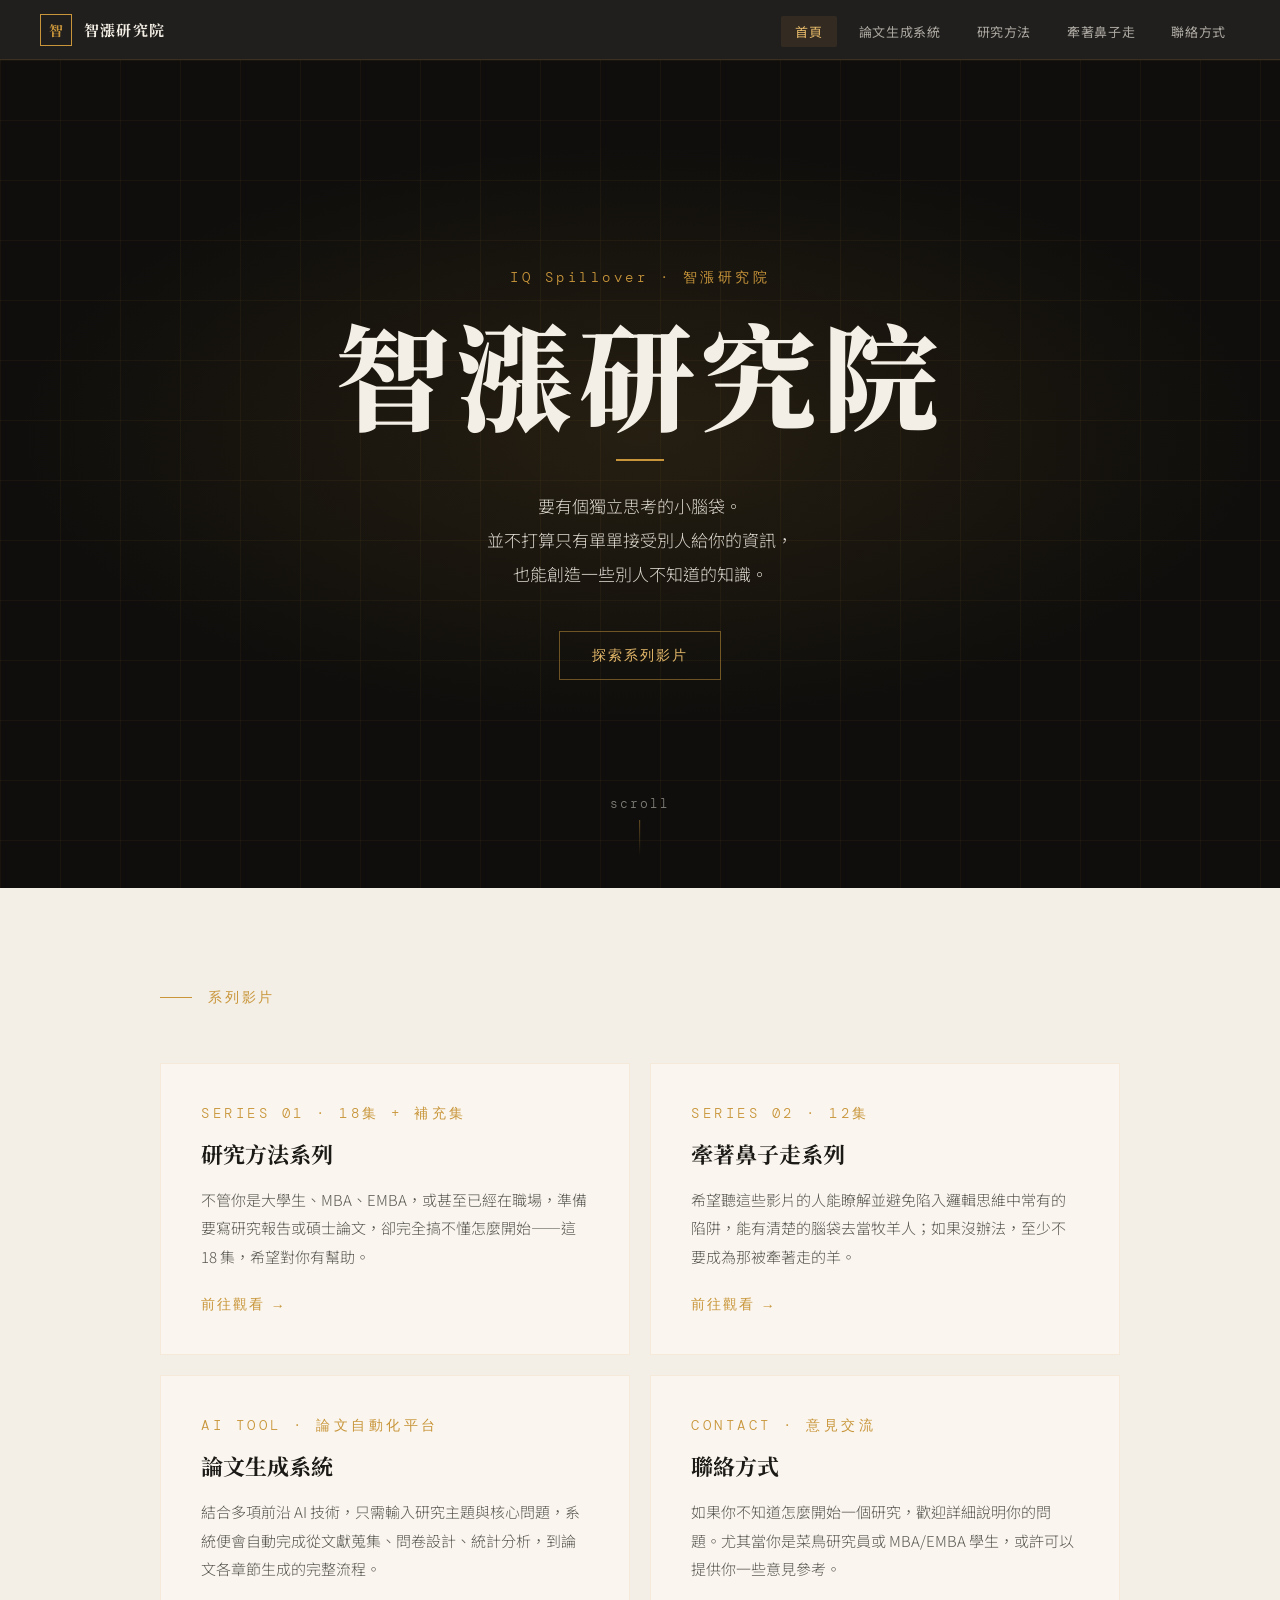
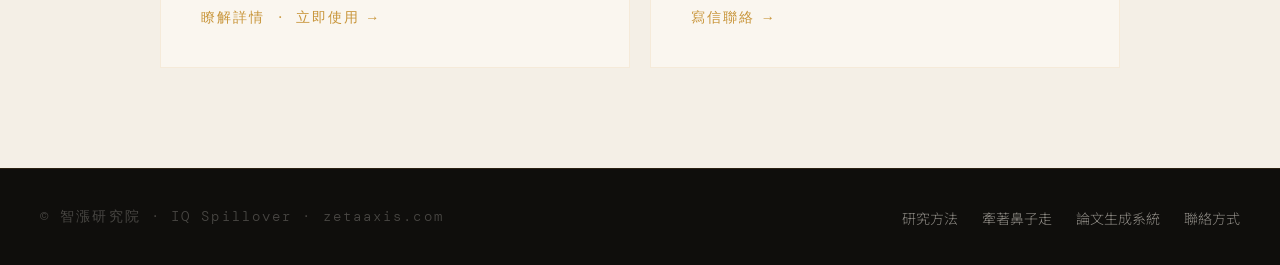
<file: index.html>
<!DOCTYPE html>
<html lang="zh-TW">
<head>
<meta charset="UTF-8">
<meta name="viewport" content="width=device-width, initial-scale=1.0">
<title>智漲研究院 · IQ Spillover</title>
<link rel="stylesheet" href="style.css">
</head>
<body>

<!-- NAV -->
<nav class="site-nav">
  <a href="index.html" class="nav-logo">
    <div class="nav-logo-mark">智</div>
    <span class="nav-logo-name">智漲研究院</span>
  </a>
  <ul class="nav-links" id="navLinks">
    <li><a href="index.html" class="active">首頁</a></li>
    <li><a href="thesis.html">論文生成系統</a></li>
    <li><a href="research.html">研究方法</a></li>
    <li><a href="critical.html">牽著鼻子走</a></li>
    <li><a href="contact.html">聯絡方式</a></li>
  </ul>
  <button class="nav-toggle" onclick="document.getElementById('navLinks').classList.toggle('open')" aria-label="選單">
    <span></span><span></span><span></span>
  </button>
</nav>

<div class="page-content">

  <!-- HERO -->
  <section class="hero">
    <div class="hero-grid"></div>
    <div class="hero-glow"></div>
    <div class="hero-content">
      <p class="hero-eyebrow">IQ Spillover · 智漲研究院</p>
      <h1>智漲研究院</h1>
      <div class="hero-divider"></div>
      <p class="hero-desc">
        要有個獨立思考的小腦袋。<br>
        並不打算只有單單接受別人給你的資訊，<br>
        也能創造一些別人不知道的知識。
      </p>
      <a href="#series" class="hero-cta">探索系列影片</a>
    </div>
    <div class="hero-scroll">scroll</div>
  </section>

  <!-- SERIES -->
  <section class="section" id="series">
    <div class="section-inner">
      <div class="section-tag"><span>系列影片</span></div>
      <div class="series-grid">

        <a href="research.html" class="series-card">
          <div class="card-num">SERIES 01 · 18集 + 補充集</div>
          <div class="card-title">研究方法系列</div>
          <div class="card-desc">
            不管你是大學生、MBA、EMBA，或甚至已經在職場，準備要寫研究報告或碩士論文，卻完全搞不懂怎麼開始——這 18 集，希望對你有幫助。
          </div>
          <span class="card-link">前往觀看</span>
        </a>

        <a href="critical.html" class="series-card">
          <div class="card-num">SERIES 02 · 12集</div>
          <div class="card-title">牽著鼻子走系列</div>
          <div class="card-desc">
            希望聽這些影片的人能瞭解並避免陷入邏輯思維中常有的陷阱，能有清楚的腦袋去當牧羊人；如果沒辦法，至少不要成為那被牽著走的羊。
          </div>
          <span class="card-link">前往觀看</span>
        </a>

        <a href="thesis.html" class="series-card">
          <div class="card-num">AI TOOL · 論文自動化平台</div>
          <div class="card-title">論文生成系統</div>
          <div class="card-desc">結合多項前沿 AI 技術，只需輸入研究主題與核心問題，系統便會自動完成從文獻蒐集、問卷設計、統計分析，到論文各章節生成的完整流程。</div>
          <span class="card-link">瞭解詳情 · 立即使用</span>
        </a>

        <a href="contact.html" class="series-card">
          <div class="card-num">CONTACT · 意見交流</div>
          <div class="card-title">聯絡方式</div>
          <div class="card-desc">
            如果你不知道怎麼開始一個研究，歡迎詳細說明你的問題。尤其當你是菜鳥研究員或 MBA/EMBA 學生，或許可以提供你一些意見參考。
          </div>
          <span class="card-link">寫信聯絡</span>
        </a>

      </div>
    </div>
  </section>

</div>

<!-- FOOTER -->
<footer class="site-footer">
  <span class="footer-copy">© 智漲研究院 · IQ Spillover · zetaaxis.com</span>
  <ul class="footer-links">
    <li><a href="research.html">研究方法</a></li>
    <li><a href="critical.html">牽著鼻子走</a></li>
    <li><a href="thesis.html">論文生成系統</a></li>
    <li><a href="contact.html">聯絡方式</a></li>
  </ul>
</footer>

</body>
</html>
</file>
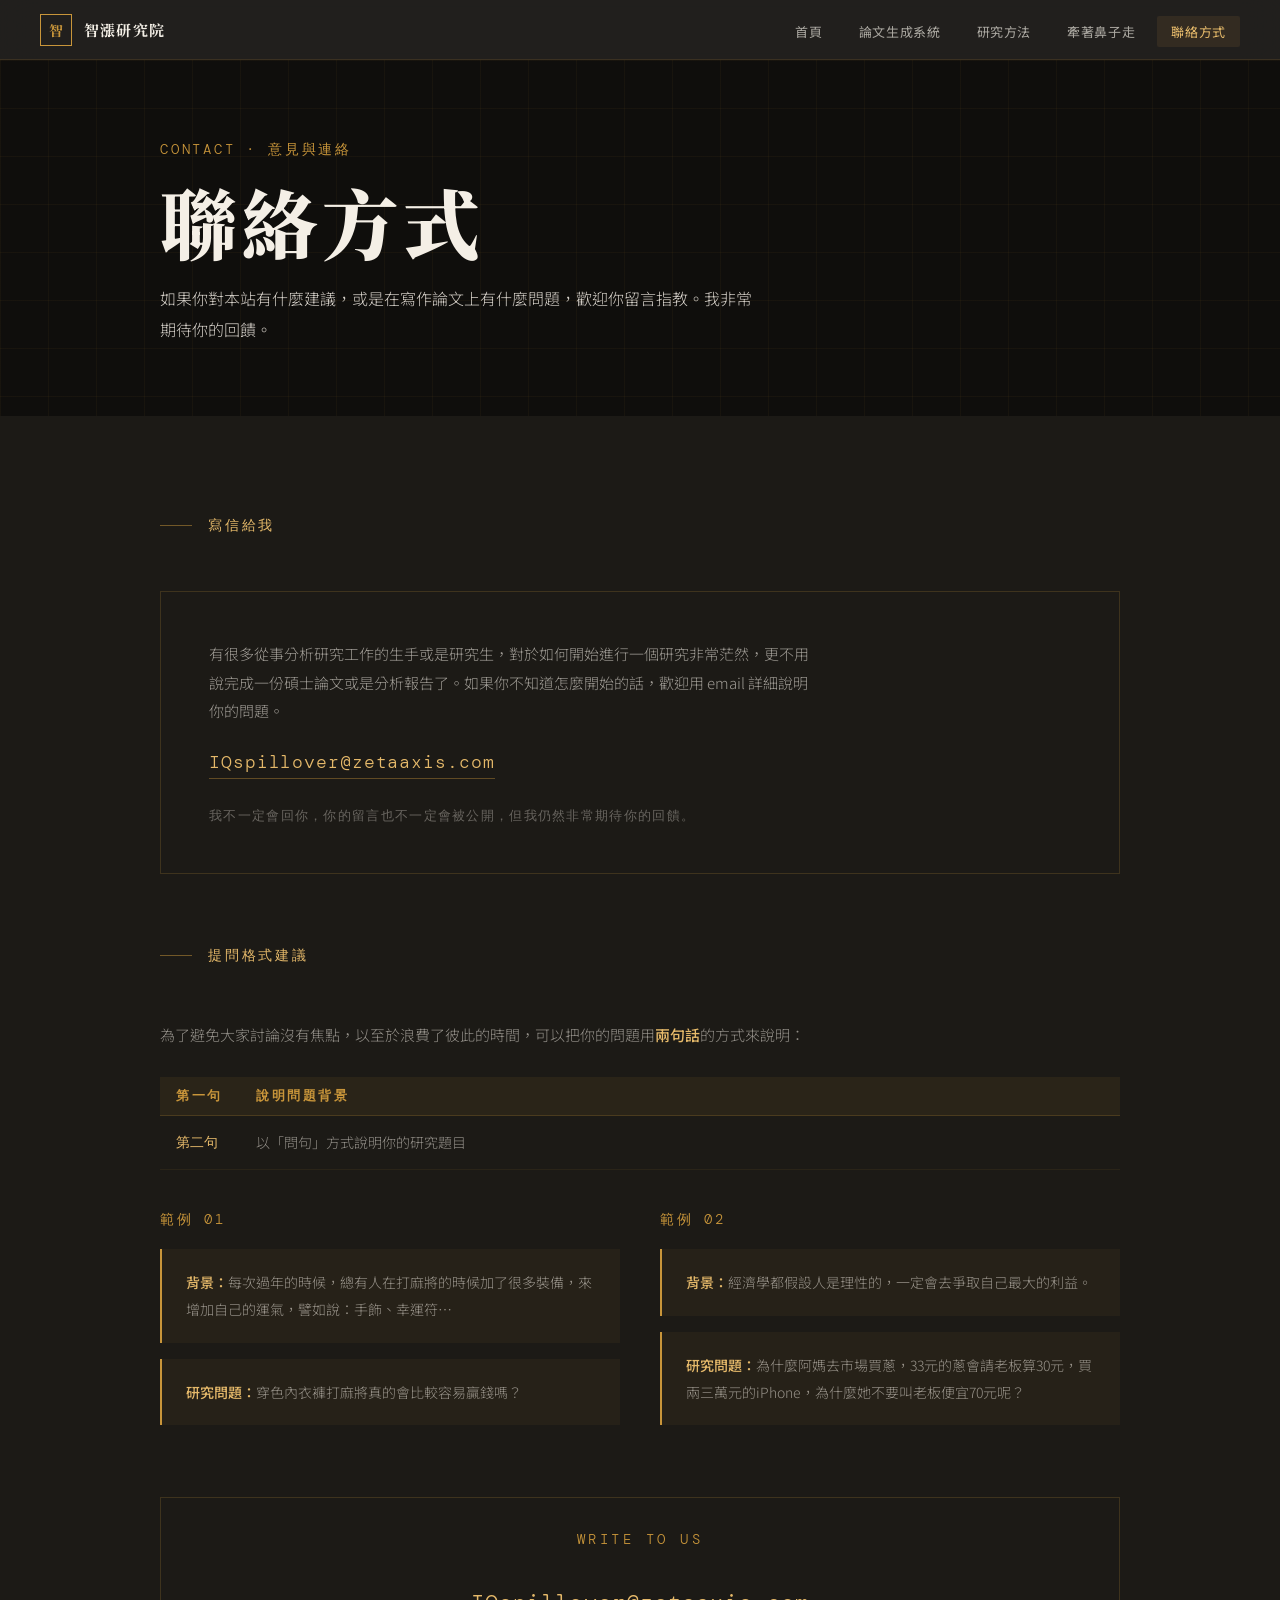
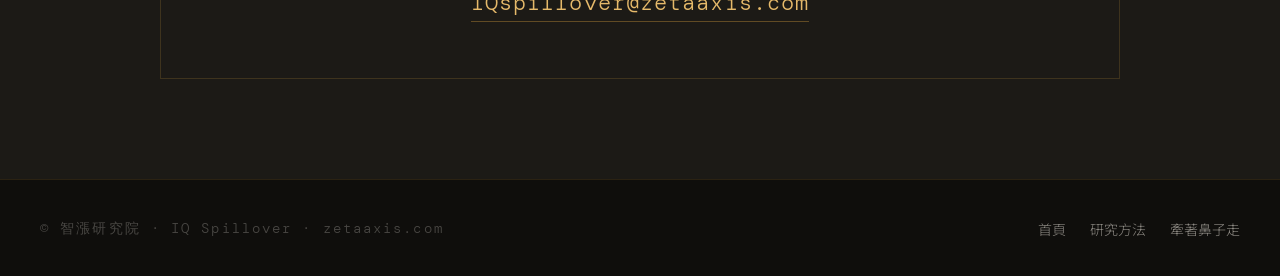
<file: contact.html>
<!DOCTYPE html>
<html lang="zh-TW">
<head>
<meta charset="UTF-8">
<meta name="viewport" content="width=device-width, initial-scale=1.0">
<title>聯絡方式 · 智漲研究院</title>
<link rel="stylesheet" href="style.css">
<style>
  .two-col {
    display: grid; grid-template-columns: 1fr 1fr;
    gap: 40px; margin-top: 40px;
  }
  .format-table {
    width: 100%; border-collapse: collapse;
    margin-top: 28px;
  }
  .format-table th {
    font-family: var(--mono); font-size: 13px;
    letter-spacing: 0.2em; color: var(--gold);
    text-align: left; padding: 10px 16px;
    background: rgba(200,149,58,0.08);
    border-bottom: 1px solid rgba(200,149,58,0.2);
  }
  .format-table td {
    font-size: 14px; line-height: 1.8;
    color: rgba(244,239,230,0.55);
    padding: 14px 16px;
    border-bottom: 1px solid rgba(200,149,58,0.08);
    vertical-align: top;
  }
  .format-table td:first-child {
    font-family: var(--mono); font-size: 14px;
    color: var(--gold-light); white-space: nowrap;
    width: 80px;
  }
  @media (max-width: 640px) {
    .two-col { grid-template-columns: 1fr; }
  }
</style>
</head>
<body>

<nav class="site-nav">
  <a href="index.html" class="nav-logo">
    <div class="nav-logo-mark">智</div>
    <span class="nav-logo-name">智漲研究院</span>
  </a>
  <ul class="nav-links" id="navLinks">
    <li><a href="index.html">首頁</a></li>
    <li><a href="thesis.html">論文生成系統</a></li>
    <li><a href="research.html">研究方法</a></li>
    <li><a href="critical.html">牽著鼻子走</a></li>
    <li><a href="contact.html" class="active">聯絡方式</a></li>
  </ul>
  <button class="nav-toggle" onclick="document.getElementById('navLinks').classList.toggle('open')" aria-label="選單">
    <span></span><span></span><span></span>
  </button>
</nav>

<div class="page-content">

  <div class="page-hero">
    <div class="page-hero-grid"></div>
    <div class="page-hero-inner">
      <span class="page-hero-tag">CONTACT · 意見與連絡</span>
      <h1>聯絡方式</h1>
      <p class="page-hero-desc">
        如果你對本站有什麼建議，或是在寫作論文上有什麼問題，歡迎你留言指教。我非常期待你的回饋。
      </p>
    </div>
  </div>

  <section class="section section-dark">
    <div class="section-inner">

      <div class="section-tag section-tag-light"><span>寫信給我</span></div>

      <div class="contact-block">
        <p style="font-size:15px; line-height:1.9; color:rgba(244,239,230,0.6); max-width:600px;">
          有很多從事分析研究工作的生手或是研究生，對於如何開始進行一個研究非常茫然，更不用說完成一份碩士論文或是分析報告了。如果你不知道怎麼開始的話，歡迎用 email 詳細說明你的問題。
        </p>
        <a href="mailto:IQspillover@zetaaxis.com" class="contact-email">IQspillover@zetaaxis.com</a>
        <p style="font-size:13px; color:rgba(244,239,230,0.35); margin-top:4px; font-family:var(--mono); letter-spacing:0.1em;">
          我不一定會回你，你的留言也不一定會被公開，但我仍然非常期待你的回饋。
        </p>
      </div>

      <div class="section-tag section-tag-light" style="margin-top:72px;"><span>提問格式建議</span></div>

      <p style="font-size:15px; line-height:1.9; color:rgba(244,239,230,0.55); margin-bottom:24px;">
        為了避免大家討論沒有焦點，以至於浪費了彼此的時間，可以把你的問題用<strong style="color:var(--gold-light); font-weight:500;">兩句話</strong>的方式來說明：
      </p>

      <table class="format-table">
        <tr>
          <th>第一句</th>
          <th>說明問題背景</th>
        </tr>
        <tr>
          <td>第二句</td>
          <td>以「問句」方式說明你的研究題目</td>
        </tr>
      </table>

      <div class="two-col" style="margin-top:40px;">

        <div>
          <p style="font-family:var(--mono); font-size:14px; letter-spacing:0.2em; color:var(--gold); margin-bottom:20px;">範例 01</p>
          <div class="example-box">
            <p><strong>背景：</strong>每次過年的時候，總有人在打麻將的時候加了很多裝備，來增加自己的運氣，譬如說：手飾、幸運符…</p>
          </div>
          <div class="example-box" style="margin-top:8px;">
            <p><strong>研究問題：</strong>穿色內衣褲打麻將真的會比較容易贏錢嗎？</p>
          </div>
        </div>

        <div>
          <p style="font-family:var(--mono); font-size:14px; letter-spacing:0.2em; color:var(--gold); margin-bottom:20px;">範例 02</p>
          <div class="example-box">
            <p><strong>背景：</strong>經濟學都假設人是理性的，一定會去爭取自己最大的利益。</p>
          </div>
          <div class="example-box" style="margin-top:8px;">
            <p><strong>研究問題：</strong>為什麼阿媽去市場買蔥，33元的蔥會請老板算30元，買兩三萬元的iPhone，為什麼她不要叫老板便宜70元呢？</p>
          </div>
        </div>

      </div>

      <div style="margin-top:56px; padding:32px; border:1px solid rgba(200,149,58,0.2); text-align:center;">
        <p style="font-family:var(--mono); font-size:14px; letter-spacing:0.25em; color:var(--gold); margin-bottom:16px;">WRITE TO US</p>
        <a href="mailto:IQspillover@zetaaxis.com" class="contact-email" style="font-size:22px;">IQspillover@zetaaxis.com</a>
      </div>

    </div>
  </section>

</div>

<footer class="site-footer">
  <span class="footer-copy">© 智漲研究院 · IQ Spillover · zetaaxis.com</span>
  <ul class="footer-links">
    <li><a href="index.html">首頁</a></li>
    <li><a href="research.html">研究方法</a></li>
    <li><a href="critical.html">牽著鼻子走</a></li>
  </ul>
</footer>

</body>
</html>
</file>
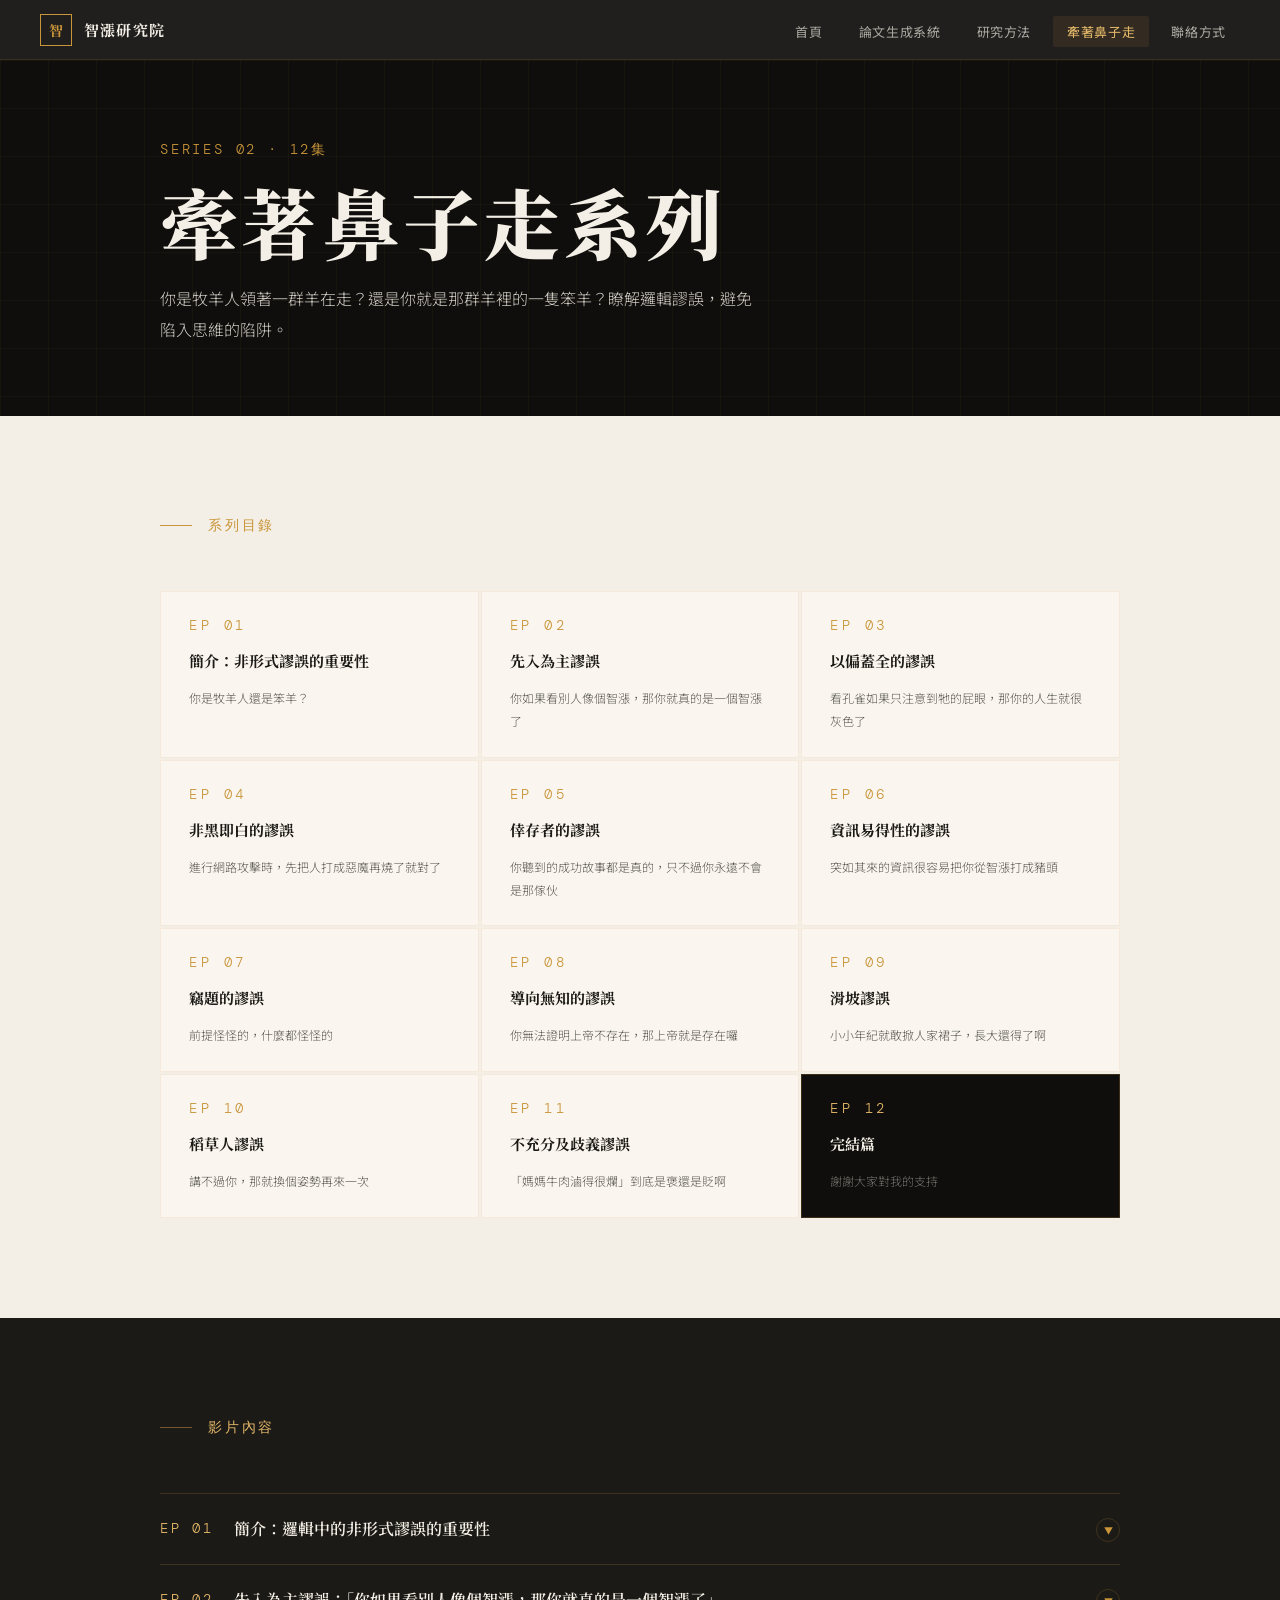
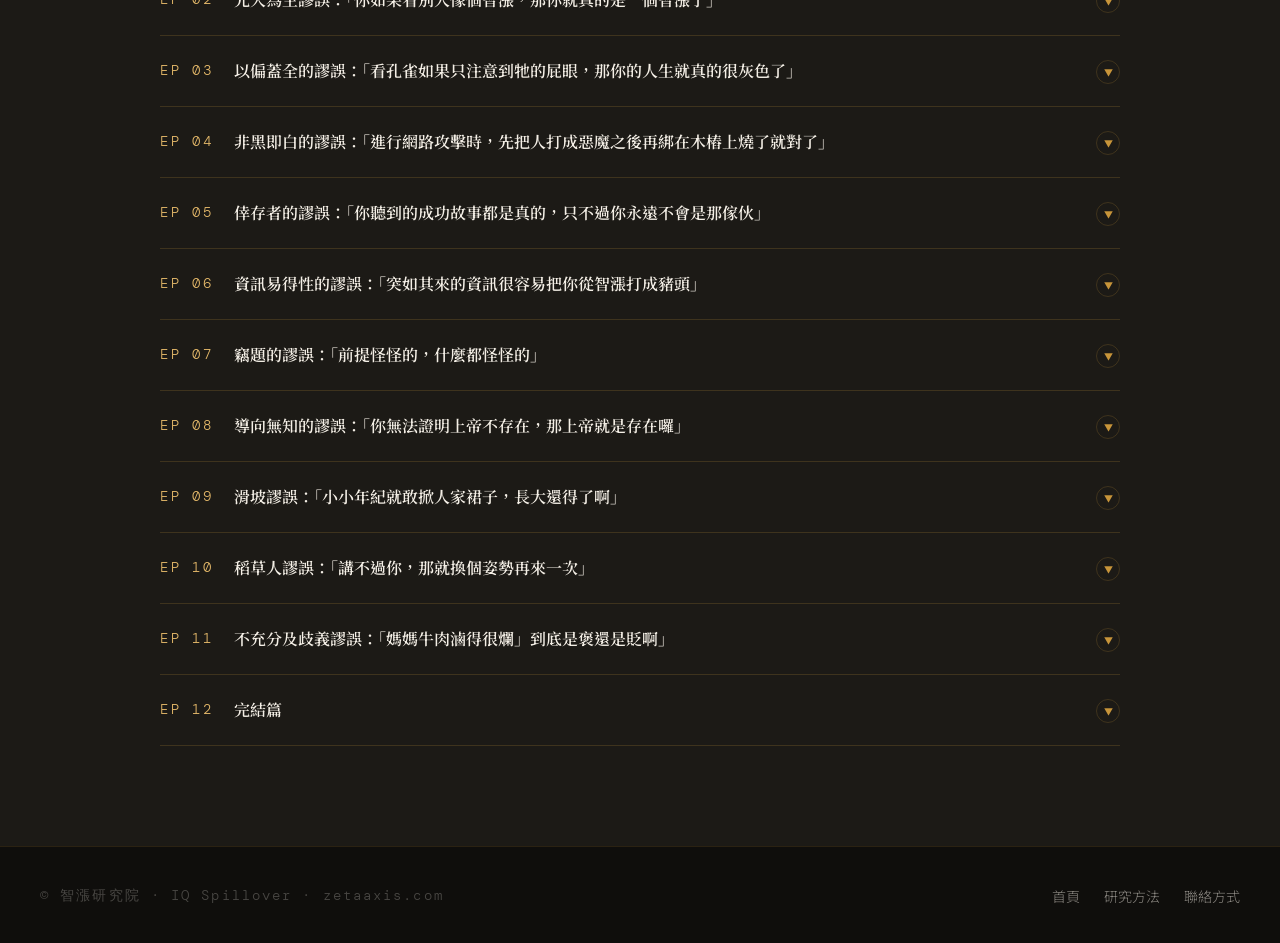
<file: critical.html>
<!DOCTYPE html>
<html lang="zh-TW">
<head>
<meta charset="UTF-8">
<meta name="viewport" content="width=device-width, initial-scale=1.0">
<title>牽著鼻子走系列 · 智漲研究院</title>
<link rel="stylesheet" href="style.css">
</head>
<body>

<nav class="site-nav">
  <a href="index.html" class="nav-logo">
    <div class="nav-logo-mark">智</div>
    <span class="nav-logo-name">智漲研究院</span>
  </a>
  <ul class="nav-links" id="navLinks">
    <li><a href="index.html">首頁</a></li>
    <li><a href="thesis.html">論文生成系統</a></li>
    <li><a href="research.html">研究方法</a></li>
    <li><a href="critical.html" class="active">牽著鼻子走</a></li>
    <li><a href="contact.html">聯絡方式</a></li>
  </ul>
  <button class="nav-toggle" onclick="document.getElementById('navLinks').classList.toggle('open')" aria-label="選單">
    <span></span><span></span><span></span>
  </button>
</nav>

<div class="page-content">

  <div class="page-hero">
    <div class="page-hero-grid"></div>
    <div class="page-hero-inner">
      <span class="page-hero-tag">SERIES 02 · 12集</span>
      <h1>牽著鼻子走系列</h1>
      <p class="page-hero-desc">
        你是牧羊人領著一群羊在走？還是你就是那群羊裡的一隻笨羊？瞭解邏輯謬誤，避免陷入思維的陷阱。
      </p>
    </div>
  </div>

  <!-- 目錄 -->
  <section class="section">
    <div class="section-inner">
      <div class="section-tag"><span>系列目錄</span></div>
      <div class="series-grid" style="grid-template-columns: repeat(auto-fill, minmax(280px, 1fr)); gap:2px;">

        <a href="#c01" class="series-card" style="padding:24px 28px;" onclick="openAcc('c01')">
          <div class="card-num">EP 01</div>
          <div class="card-title" style="font-size:15px;">簡介：非形式謬誤的重要性</div>
          <div class="card-desc" style="font-size:12px;">你是牧羊人還是笨羊？</div>
        </a>
        <a href="#c02" class="series-card" style="padding:24px 28px;" onclick="openAcc('c02')">
          <div class="card-num">EP 02</div>
          <div class="card-title" style="font-size:15px;">先入為主謬誤</div>
          <div class="card-desc" style="font-size:12px;">你如果看別人像個智漲，那你就真的是一個智漲了</div>
        </a>
        <a href="#c03" class="series-card" style="padding:24px 28px;" onclick="openAcc('c03')">
          <div class="card-num">EP 03</div>
          <div class="card-title" style="font-size:15px;">以偏蓋全的謬誤</div>
          <div class="card-desc" style="font-size:12px;">看孔雀如果只注意到牠的屁眼，那你的人生就很灰色了</div>
        </a>
        <a href="#c04" class="series-card" style="padding:24px 28px;" onclick="openAcc('c04')">
          <div class="card-num">EP 04</div>
          <div class="card-title" style="font-size:15px;">非黑即白的謬誤</div>
          <div class="card-desc" style="font-size:12px;">進行網路攻擊時，先把人打成惡魔再燒了就對了</div>
        </a>
        <a href="#c05" class="series-card" style="padding:24px 28px;" onclick="openAcc('c05')">
          <div class="card-num">EP 05</div>
          <div class="card-title" style="font-size:15px;">倖存者的謬誤</div>
          <div class="card-desc" style="font-size:12px;">你聽到的成功故事都是真的，只不過你永遠不會是那傢伙</div>
        </a>
        <a href="#c06" class="series-card" style="padding:24px 28px;" onclick="openAcc('c06')">
          <div class="card-num">EP 06</div>
          <div class="card-title" style="font-size:15px;">資訊易得性的謬誤</div>
          <div class="card-desc" style="font-size:12px;">突如其來的資訊很容易把你從智漲打成豬頭</div>
        </a>
        <a href="#c07" class="series-card" style="padding:24px 28px;" onclick="openAcc('c07')">
          <div class="card-num">EP 07</div>
          <div class="card-title" style="font-size:15px;">竊題的謬誤</div>
          <div class="card-desc" style="font-size:12px;">前提怪怪的，什麼都怪怪的</div>
        </a>
        <a href="#c08" class="series-card" style="padding:24px 28px;" onclick="openAcc('c08')">
          <div class="card-num">EP 08</div>
          <div class="card-title" style="font-size:15px;">導向無知的謬誤</div>
          <div class="card-desc" style="font-size:12px;">你無法證明上帝不存在，那上帝就是存在囉</div>
        </a>
        <a href="#c09" class="series-card" style="padding:24px 28px;" onclick="openAcc('c09')">
          <div class="card-num">EP 09</div>
          <div class="card-title" style="font-size:15px;">滑坡謬誤</div>
          <div class="card-desc" style="font-size:12px;">小小年紀就敢掀人家裙子，長大還得了啊</div>
        </a>
        <a href="#c10" class="series-card" style="padding:24px 28px;" onclick="openAcc('c10')">
          <div class="card-num">EP 10</div>
          <div class="card-title" style="font-size:15px;">稻草人謬誤</div>
          <div class="card-desc" style="font-size:12px;">講不過你，那就換個姿勢再來一次</div>
        </a>
        <a href="#c11" class="series-card" style="padding:24px 28px;" onclick="openAcc('c11')">
          <div class="card-num">EP 11</div>
          <div class="card-title" style="font-size:15px;">不充分及歧義謬誤</div>
          <div class="card-desc" style="font-size:12px;">「媽媽牛肉滷得很爛」到底是褒還是貶啊</div>
        </a>
        <a href="#c12" class="series-card" style="padding:24px 28px; background:var(--ink); border-color:rgba(200,149,58,0.25);" onclick="openAcc('c12')">
          <div class="card-num" style="color:var(--gold-light);">EP 12</div>
          <div class="card-title" style="color:var(--paper); font-size:15px;">完結篇</div>
          <div class="card-desc" style="color:rgba(244,239,230,0.45); font-size:12px;">謝謝大家對我的支持</div>
        </a>

      </div>
    </div>
  </section>

  <!-- 影片 -->
  <section class="section section-dark">
    <div class="section-inner">
      <div class="section-tag section-tag-light"><span>影片內容</span></div>

      <div class="accordion">

        <div class="acc-item" id="c01">
          <div class="acc-header" onclick="toggleAcc(this)">
            <span class="acc-ep acc-ep-dark">EP 01</span>
            <span class="acc-title-text acc-title-dark">簡介：邏輯中的非形式謬誤的重要性</span>
            <span class="acc-chevron">▼</span>
          </div>
          <div class="acc-body">
            <div class="acc-inner">
              <p class="acc-note acc-note-dark">「你是牧羊人領著一群羊在走？還是你就是那群羊裡的一隻笨羊？」</p>
              <iframe class="video-frame" src="https://www.youtube.com/embed/videoseries?list=PLmEUejjHqd0BBEBQCWiPIHWo0ulkdZjeU&index=1" title="C01" allowfullscreen loading="lazy"></iframe>
            </div>
          </div>
        </div>

        <div class="acc-item" id="c02">
          <div class="acc-header" onclick="toggleAcc(this)">
            <span class="acc-ep acc-ep-dark">EP 02</span>
            <span class="acc-title-text acc-title-dark">先入為主謬誤：「你如果看別人像個智漲，那你就真的是一個智漲了」</span>
            <span class="acc-chevron">▼</span>
          </div>
          <div class="acc-body">
            <div class="acc-inner">
              <p class="acc-note acc-note-dark">「心中有佛，見人皆佛；心中駐魔，佛亦成魔」，在這一集中我們討論如何避免先入為主的謬誤。</p>
              <iframe class="video-frame" src="https://www.youtube.com/embed/videoseries?list=PLmEUejjHqd0BBEBQCWiPIHWo0ulkdZjeU&index=2" title="C02" allowfullscreen loading="lazy"></iframe>
            </div>
          </div>
        </div>

        <div class="acc-item" id="c03">
          <div class="acc-header" onclick="toggleAcc(this)">
            <span class="acc-ep acc-ep-dark">EP 03</span>
            <span class="acc-title-text acc-title-dark">以偏蓋全的謬誤：「看孔雀如果只注意到牠的屁眼，那你的人生就真的很灰色了」</span>
            <span class="acc-chevron">▼</span>
          </div>
          <div class="acc-body">
            <div class="acc-inner">
              <p class="acc-note acc-note-dark">事有輕重緩急，缺點也是。你是不是也很容易被人家因為重複傳播的芝麻小事情而影響你的判斷？</p>
              <iframe class="video-frame" src="https://www.youtube.com/embed/videoseries?list=PLmEUejjHqd0BBEBQCWiPIHWo0ulkdZjeU&index=3" title="C03" allowfullscreen loading="lazy"></iframe>
            </div>
          </div>
        </div>

        <div class="acc-item" id="c04">
          <div class="acc-header" onclick="toggleAcc(this)">
            <span class="acc-ep acc-ep-dark">EP 04</span>
            <span class="acc-title-text acc-title-dark">非黑即白的謬誤：「進行網路攻擊時，先把人打成惡魔之後再綁在木樁上燒了就對了」</span>
            <span class="acc-chevron">▼</span>
          </div>
          <div class="acc-body">
            <div class="acc-inner">
              <p class="acc-note acc-note-dark">「愛你」的否定詞是「沒有愛你」，「沒有愛你」是代表討厭你的意思嗎？當然不是啊，情感非常多元。</p>
              <iframe class="video-frame" src="https://www.youtube.com/embed/videoseries?list=PLmEUejjHqd0BBEBQCWiPIHWo0ulkdZjeU&index=4" title="C04" allowfullscreen loading="lazy"></iframe>
            </div>
          </div>
        </div>

        <div class="acc-item" id="c05">
          <div class="acc-header" onclick="toggleAcc(this)">
            <span class="acc-ep acc-ep-dark">EP 05</span>
            <span class="acc-title-text acc-title-dark">倖存者的謬誤：「你聽到的成功故事都是真的，只不過你永遠不會是那傢伙」</span>
            <span class="acc-chevron">▼</span>
          </div>
          <div class="acc-body">
            <div class="acc-inner">
              <p class="acc-note acc-note-dark">年輕的時候常看股市老師在電視上講得口沫橫飛，信老師得永生；可惜的是，賺錢的人永遠不會是你。</p>
              <iframe class="video-frame" src="https://www.youtube.com/embed/videoseries?list=PLmEUejjHqd0BBEBQCWiPIHWo0ulkdZjeU&index=5" title="C05" allowfullscreen loading="lazy"></iframe>
            </div>
          </div>
        </div>

        <div class="acc-item" id="c06">
          <div class="acc-header" onclick="toggleAcc(this)">
            <span class="acc-ep acc-ep-dark">EP 06</span>
            <span class="acc-title-text acc-title-dark">資訊易得性的謬誤：「突如其來的資訊很容易把你從智漲打成豬頭」</span>
            <span class="acc-chevron">▼</span>
          </div>
          <div class="acc-body">
            <div class="acc-inner">
              <p class="acc-note acc-note-dark">研究了三個月決定要買一台 T 牌的車子，就在你明天準備要去下單的時候，你卻在今晚聽到旁邊有人抱怨 T 牌的維修多爛，這個時候，你明天還會簽約嗎？</p>
              <iframe class="video-frame" src="https://www.youtube.com/embed/videoseries?list=PLmEUejjHqd0BBEBQCWiPIHWo0ulkdZjeU&index=6" title="C06" allowfullscreen loading="lazy"></iframe>
            </div>
          </div>
        </div>

        <div class="acc-item" id="c07">
          <div class="acc-header" onclick="toggleAcc(this)">
            <span class="acc-ep acc-ep-dark">EP 07</span>
            <span class="acc-title-text acc-title-dark">竊題的謬誤：「前提怪怪的，什麼都怪怪的」</span>
            <span class="acc-chevron">▼</span>
          </div>
          <div class="acc-body">
            <div class="acc-inner">
              <p class="acc-note acc-note-dark">腳底按摩有一個強烈的前提就是腳底是有穴道的，可以治百病，這個前提你相信嗎？很多言論都根基在一個「前提」，前提怪怪的，接下來什麼都會怪怪的。</p>
              <iframe class="video-frame" src="https://www.youtube.com/embed/videoseries?list=PLmEUejjHqd0BBEBQCWiPIHWo0ulkdZjeU&index=7" title="C07" allowfullscreen loading="lazy"></iframe>
            </div>
          </div>
        </div>

        <div class="acc-item" id="c08">
          <div class="acc-header" onclick="toggleAcc(this)">
            <span class="acc-ep acc-ep-dark">EP 08</span>
            <span class="acc-title-text acc-title-dark">導向無知的謬誤：「你無法證明上帝不存在，那上帝就是存在囉」</span>
            <span class="acc-chevron">▼</span>
          </div>
          <div class="acc-body">
            <div class="acc-inner">
              <p class="acc-note acc-note-dark">無法證明氣功無效、無法證明中藥不能養生、無法證明外星人不存在，所以這些都一定存在??? 你智漲啊???</p>
              <iframe class="video-frame" src="https://www.youtube.com/embed/videoseries?list=PLmEUejjHqd0BBEBQCWiPIHWo0ulkdZjeU&index=8" title="C08" allowfullscreen loading="lazy"></iframe>
            </div>
          </div>
        </div>

        <div class="acc-item" id="c09">
          <div class="acc-header" onclick="toggleAcc(this)">
            <span class="acc-ep acc-ep-dark">EP 09</span>
            <span class="acc-title-text acc-title-dark">滑坡謬誤：「小小年紀就敢掀人家裙子，長大還得了啊」</span>
            <span class="acc-chevron">▼</span>
          </div>
          <div class="acc-body">
            <div class="acc-inner">
              <p class="acc-note acc-note-dark">「小時候就會抽煙，以後就會抽大麻，之後再吸毒品，然後你的人生就完了」，真的會這樣一步一步走下去嗎？這種推論感覺合理，其實完全不堪一擊。</p>
              <iframe class="video-frame" src="https://www.youtube.com/embed/videoseries?list=PLmEUejjHqd0BBEBQCWiPIHWo0ulkdZjeU&index=9" title="C09" allowfullscreen loading="lazy"></iframe>
            </div>
          </div>
        </div>

        <div class="acc-item" id="c10">
          <div class="acc-header" onclick="toggleAcc(this)">
            <span class="acc-ep acc-ep-dark">EP 10</span>
            <span class="acc-title-text acc-title-dark">稻草人謬誤：「講不過你，那就換個姿勢再來一次」</span>
            <span class="acc-chevron">▼</span>
          </div>
          <div class="acc-body">
            <div class="acc-inner">
              <p class="acc-note acc-note-dark">本來只是一個小小的停車糾紛，明知是自己理虧；那乾脆把這問題創造成另一個「有錢人欺負貧苦人」的戲碼，轉移論證主題，那我可能可以反敗為勝喔。</p>
              <iframe class="video-frame" src="https://www.youtube.com/embed/videoseries?list=PLmEUejjHqd0BBEBQCWiPIHWo0ulkdZjeU&index=10" title="C10" allowfullscreen loading="lazy"></iframe>
            </div>
          </div>
        </div>

        <div class="acc-item" id="c11">
          <div class="acc-header" onclick="toggleAcc(this)">
            <span class="acc-ep acc-ep-dark">EP 11</span>
            <span class="acc-title-text acc-title-dark">不充分及歧義謬誤：「媽媽牛肉滷得很爛」到底是褒還是貶啊」</span>
            <span class="acc-chevron">▼</span>
          </div>
          <div class="acc-body">
            <div class="acc-inner">
              <p class="acc-note acc-note-dark">如果在介紹沒有用的東西之前先引用一段諾貝爾獎得主的話，會不會讓你對商品充滿信心？可惡的是，諾貝爾獎得主說的話和要推銷的商品根本毫無瓜葛。</p>
              <iframe class="video-frame" src="https://www.youtube.com/embed/videoseries?list=PLmEUejjHqd0BBEBQCWiPIHWo0ulkdZjeU&index=11" title="C11" allowfullscreen loading="lazy"></iframe>
            </div>
          </div>
        </div>

        <div class="acc-item" id="c12">
          <div class="acc-header" onclick="toggleAcc(this)">
            <span class="acc-ep acc-ep-dark">EP 12</span>
            <span class="acc-title-text acc-title-dark">完結篇</span>
            <span class="acc-chevron">▼</span>
          </div>
          <div class="acc-body">
            <div class="acc-inner">
              <p class="acc-note acc-note-dark">希望能讓大家瞭解一些思考過程中常有的陷阱，在網路、學習或職場中，能有清楚的腦袋去當牧羊人，如果沒辦法，至少不要成為那被別人牽著走的那隻笨羊。謝謝大家。</p>
              <iframe class="video-frame" src="https://www.youtube.com/embed/videoseries?list=PLmEUejjHqd0BBEBQCWiPIHWo0ulkdZjeU&index=12" title="C12" allowfullscreen loading="lazy"></iframe>
            </div>
          </div>
        </div>

      </div>
    </div>
  </section>

</div>

<footer class="site-footer">
  <span class="footer-copy">© 智漲研究院 · IQ Spillover · zetaaxis.com</span>
  <ul class="footer-links">
    <li><a href="index.html">首頁</a></li>
    <li><a href="research.html">研究方法</a></li>
    <li><a href="contact.html">聯絡方式</a></li>
  </ul>
</footer>

<script>
function toggleAcc(header) {
  const item = header.closest('.acc-item');
  const body = item.querySelector('.acc-body');
  const isOpen = item.classList.contains('open');
  document.querySelectorAll('.acc-item.open').forEach(el => {
    el.classList.remove('open');
    el.querySelector('.acc-body').classList.remove('open');
  });
  if (!isOpen) { item.classList.add('open'); body.classList.add('open'); }
}
function openAcc(id) {
  setTimeout(() => {
    const item = document.getElementById(id);
    if (item) {
      item.scrollIntoView({ behavior: 'smooth', block: 'center' });
      setTimeout(() => {
        const header = item.querySelector('.acc-header');
        if (header) toggleAcc(header);
      }, 500);
    }
  }, 100);
}
</script>
</body>
</html>
</file>
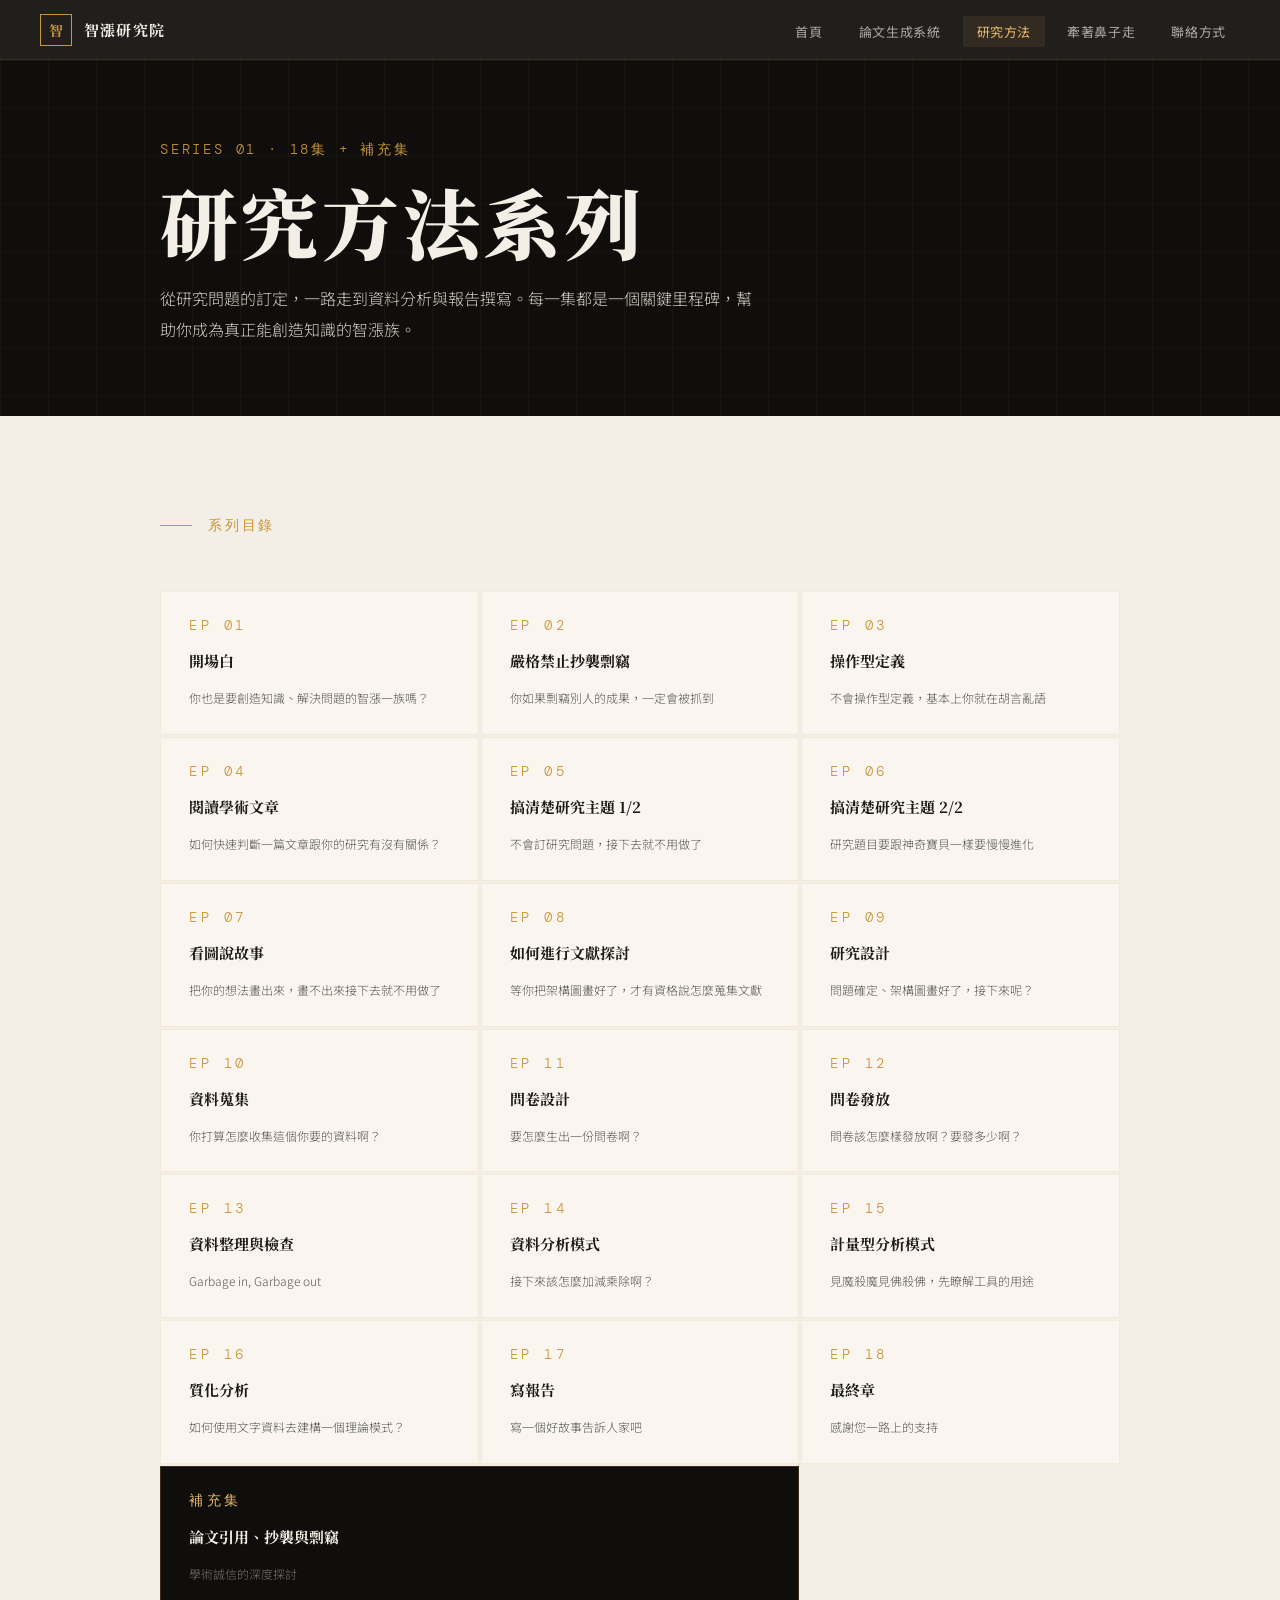
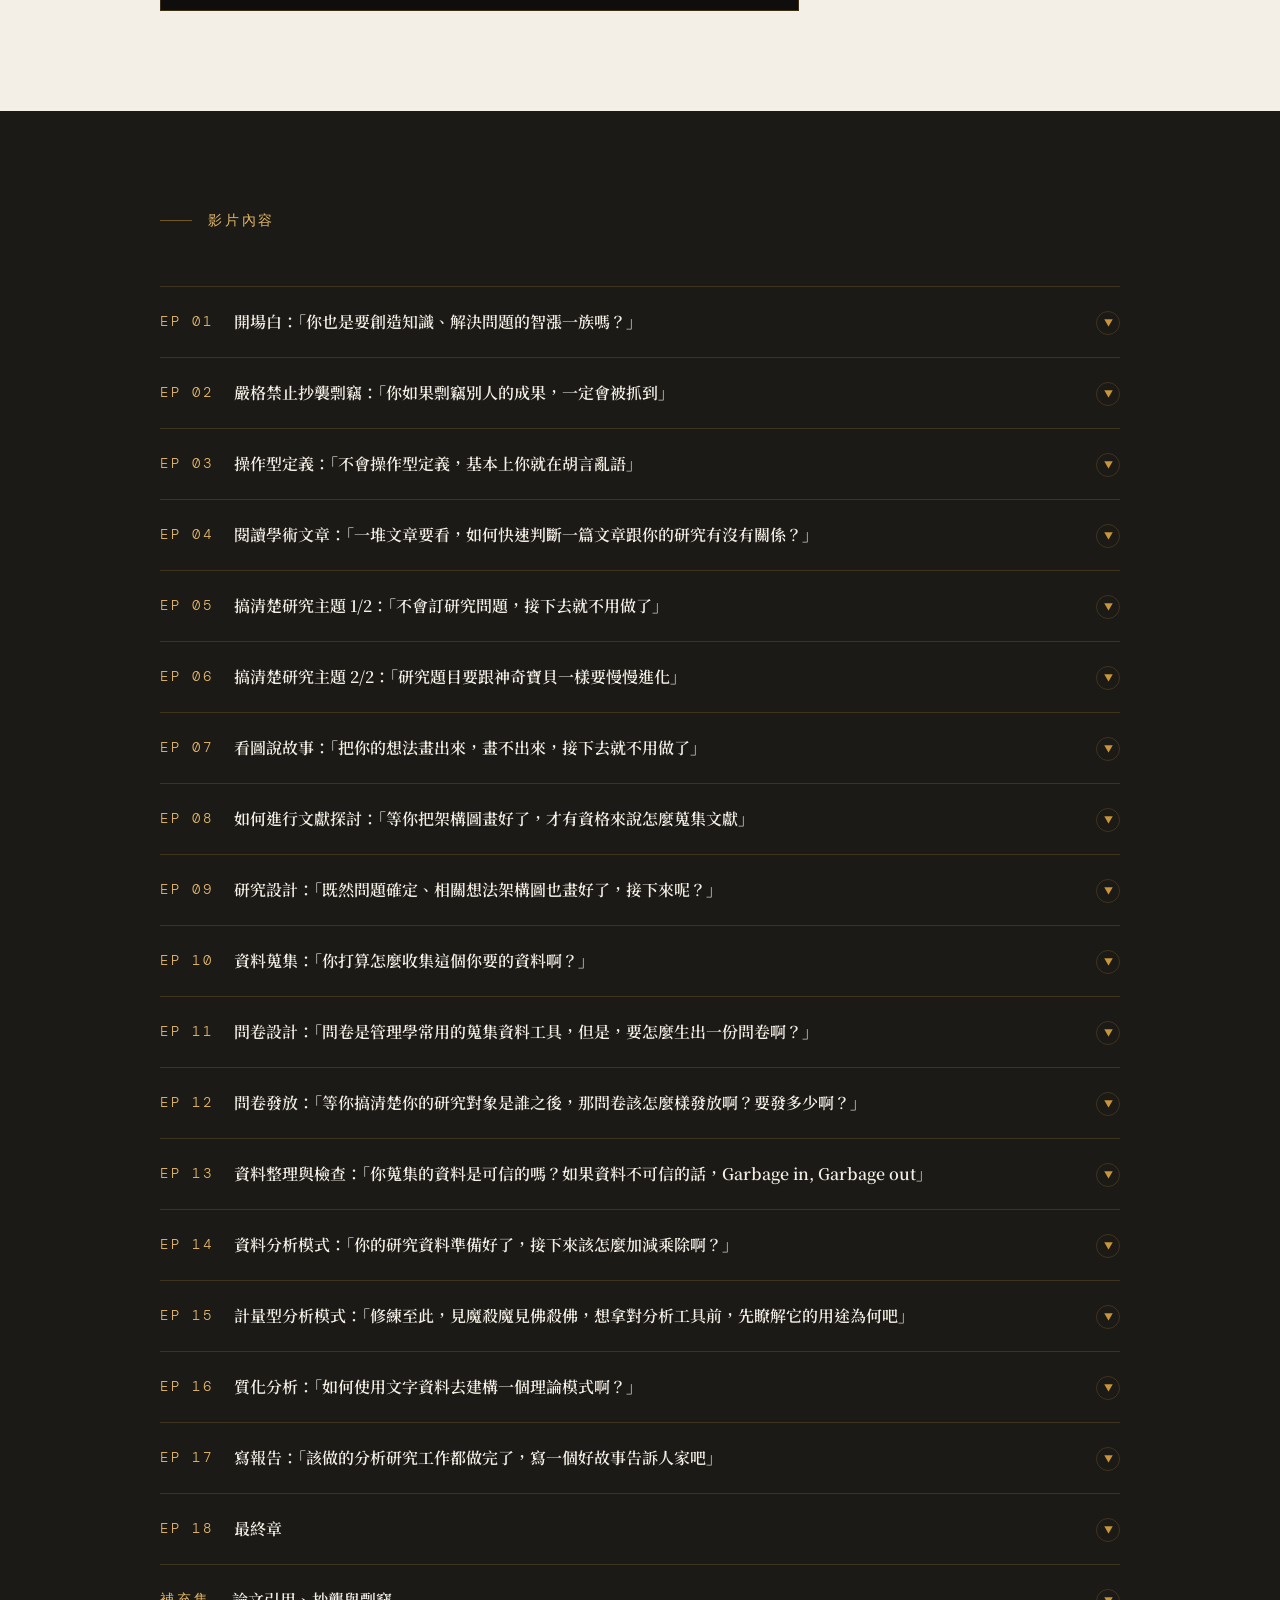
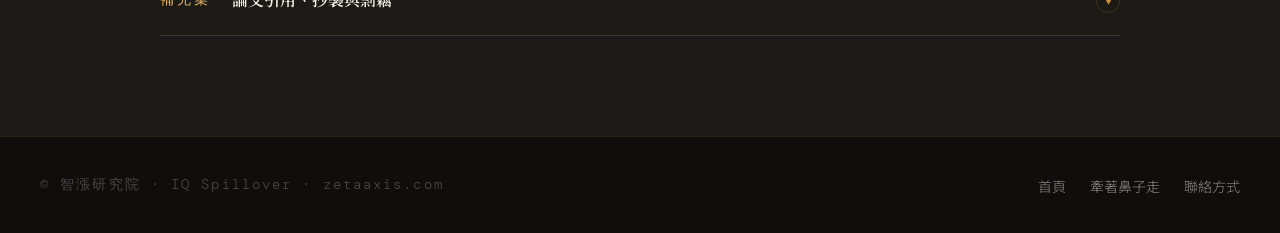
<file: research.html>
<!DOCTYPE html>
<html lang="zh-TW">
<head>
<meta charset="UTF-8">
<meta name="viewport" content="width=device-width, initial-scale=1.0">
<title>研究方法系列 · 智漲研究院</title>
<link rel="stylesheet" href="style.css">
</head>
<body>

<nav class="site-nav">
  <a href="index.html" class="nav-logo">
    <div class="nav-logo-mark">智</div>
    <span class="nav-logo-name">智漲研究院</span>
  </a>
  <ul class="nav-links" id="navLinks">
    <li><a href="index.html">首頁</a></li>
    <li><a href="thesis.html">論文生成系統</a></li>
    <li><a href="research.html" class="active">研究方法</a></li>
    <li><a href="critical.html">牽著鼻子走</a></li>
    <li><a href="contact.html">聯絡方式</a></li>
  </ul>
  <button class="nav-toggle" onclick="document.getElementById('navLinks').classList.toggle('open')" aria-label="選單">
    <span></span><span></span><span></span>
  </button>
</nav>

<div class="page-content">

  <div class="page-hero">
    <div class="page-hero-grid"></div>
    <div class="page-hero-inner">
      <span class="page-hero-tag">SERIES 01 · 18集 + 補充集</span>
      <h1>研究方法系列</h1>
      <p class="page-hero-desc">
        從研究問題的訂定，一路走到資料分析與報告撰寫。每一集都是一個關鍵里程碑，幫助你成為真正能創造知識的智漲族。
      </p>
    </div>
  </div>

  <!-- 目錄 -->
  <section class="section">
    <div class="section-inner">
      <div class="section-tag"><span>系列目錄</span></div>
      <div class="series-grid" style="grid-template-columns: repeat(auto-fill, minmax(280px, 1fr)); gap:2px;">

        <a href="#ep01" class="series-card" style="padding:24px 28px;" onclick="openAcc('ep01')">
          <div class="card-num">EP 01</div>
          <div class="card-title" style="font-size:15px;">開場白</div>
          <div class="card-desc" style="font-size:12px;">你也是要創造知識、解決問題的智漲一族嗎？</div>
        </a>
        <a href="#ep02" class="series-card" style="padding:24px 28px;" onclick="openAcc('ep02')">
          <div class="card-num">EP 02</div>
          <div class="card-title" style="font-size:15px;">嚴格禁止抄襲剽竊</div>
          <div class="card-desc" style="font-size:12px;">你如果剽竊別人的成果，一定會被抓到</div>
        </a>
        <a href="#ep03" class="series-card" style="padding:24px 28px;" onclick="openAcc('ep03')">
          <div class="card-num">EP 03</div>
          <div class="card-title" style="font-size:15px;">操作型定義</div>
          <div class="card-desc" style="font-size:12px;">不會操作型定義，基本上你就在胡言亂語</div>
        </a>
        <a href="#ep04" class="series-card" style="padding:24px 28px;" onclick="openAcc('ep04')">
          <div class="card-num">EP 04</div>
          <div class="card-title" style="font-size:15px;">閱讀學術文章</div>
          <div class="card-desc" style="font-size:12px;">如何快速判斷一篇文章跟你的研究有沒有關係？</div>
        </a>
        <a href="#ep05" class="series-card" style="padding:24px 28px;" onclick="openAcc('ep05')">
          <div class="card-num">EP 05</div>
          <div class="card-title" style="font-size:15px;">搞清楚研究主題 1/2</div>
          <div class="card-desc" style="font-size:12px;">不會訂研究問題，接下去就不用做了</div>
        </a>
        <a href="#ep06" class="series-card" style="padding:24px 28px;" onclick="openAcc('ep06')">
          <div class="card-num">EP 06</div>
          <div class="card-title" style="font-size:15px;">搞清楚研究主題 2/2</div>
          <div class="card-desc" style="font-size:12px;">研究題目要跟神奇寶貝一樣要慢慢進化</div>
        </a>
        <a href="#ep07" class="series-card" style="padding:24px 28px;" onclick="openAcc('ep07')">
          <div class="card-num">EP 07</div>
          <div class="card-title" style="font-size:15px;">看圖說故事</div>
          <div class="card-desc" style="font-size:12px;">把你的想法畫出來，畫不出來接下去就不用做了</div>
        </a>
        <a href="#ep08" class="series-card" style="padding:24px 28px;" onclick="openAcc('ep08')">
          <div class="card-num">EP 08</div>
          <div class="card-title" style="font-size:15px;">如何進行文獻探討</div>
          <div class="card-desc" style="font-size:12px;">等你把架構圖畫好了，才有資格說怎麼蒐集文獻</div>
        </a>
        <a href="#ep09" class="series-card" style="padding:24px 28px;" onclick="openAcc('ep09')">
          <div class="card-num">EP 09</div>
          <div class="card-title" style="font-size:15px;">研究設計</div>
          <div class="card-desc" style="font-size:12px;">問題確定、架構圖畫好了，接下來呢？</div>
        </a>
        <a href="#ep10" class="series-card" style="padding:24px 28px;" onclick="openAcc('ep10')">
          <div class="card-num">EP 10</div>
          <div class="card-title" style="font-size:15px;">資料蒐集</div>
          <div class="card-desc" style="font-size:12px;">你打算怎麼收集這個你要的資料啊？</div>
        </a>
        <a href="#ep11" class="series-card" style="padding:24px 28px;" onclick="openAcc('ep11')">
          <div class="card-num">EP 11</div>
          <div class="card-title" style="font-size:15px;">問卷設計</div>
          <div class="card-desc" style="font-size:12px;">要怎麼生出一份問卷啊？</div>
        </a>
        <a href="#ep12" class="series-card" style="padding:24px 28px;" onclick="openAcc('ep12')">
          <div class="card-num">EP 12</div>
          <div class="card-title" style="font-size:15px;">問卷發放</div>
          <div class="card-desc" style="font-size:12px;">問卷該怎麼樣發放啊？要發多少啊？</div>
        </a>
        <a href="#ep13" class="series-card" style="padding:24px 28px;" onclick="openAcc('ep13')">
          <div class="card-num">EP 13</div>
          <div class="card-title" style="font-size:15px;">資料整理與檢查</div>
          <div class="card-desc" style="font-size:12px;">Garbage in, Garbage out</div>
        </a>
        <a href="#ep14" class="series-card" style="padding:24px 28px;" onclick="openAcc('ep14')">
          <div class="card-num">EP 14</div>
          <div class="card-title" style="font-size:15px;">資料分析模式</div>
          <div class="card-desc" style="font-size:12px;">接下來該怎麼加減乘除啊？</div>
        </a>
        <a href="#ep15" class="series-card" style="padding:24px 28px;" onclick="openAcc('ep15')">
          <div class="card-num">EP 15</div>
          <div class="card-title" style="font-size:15px;">計量型分析模式</div>
          <div class="card-desc" style="font-size:12px;">見魔殺魔見佛殺佛，先瞭解工具的用途</div>
        </a>
        <a href="#ep16" class="series-card" style="padding:24px 28px;" onclick="openAcc('ep16')">
          <div class="card-num">EP 16</div>
          <div class="card-title" style="font-size:15px;">質化分析</div>
          <div class="card-desc" style="font-size:12px;">如何使用文字資料去建構一個理論模式？</div>
        </a>
        <a href="#ep17" class="series-card" style="padding:24px 28px;" onclick="openAcc('ep17')">
          <div class="card-num">EP 17</div>
          <div class="card-title" style="font-size:15px;">寫報告</div>
          <div class="card-desc" style="font-size:12px;">寫一個好故事告訴人家吧</div>
        </a>
        <a href="#ep18" class="series-card" style="padding:24px 28px;" onclick="openAcc('ep18')">
          <div class="card-num">EP 18</div>
          <div class="card-title" style="font-size:15px;">最終章</div>
          <div class="card-desc" style="font-size:12px;">感謝您一路上的支持</div>
        </a>
        <a href="#epbonus" class="series-card" style="padding:24px 28px; background:var(--ink); border-color:rgba(200,149,58,0.25); grid-column: span 2;" onclick="openAcc('epbonus')">
          <div class="card-num" style="color:var(--gold-light);">補充集</div>
          <div class="card-title" style="color:var(--paper); font-size:15px;">論文引用、抄襲與剽竊</div>
          <div class="card-desc" style="color:rgba(244,239,230,0.45); font-size:12px;">學術誠信的深度探討</div>
        </a>

      </div>
    </div>
  </section>

  <!-- 影片 -->
  <section class="section section-dark">
    <div class="section-inner">
      <div class="section-tag section-tag-light"><span>影片內容</span></div>

      <!-- 播放清單：PLmEUejjHqd0CwfgoWTXFp7_g5k-2Ov2YQ -->

      <div class="accordion">

        <div class="acc-item" id="ep01">
          <div class="acc-header" onclick="toggleAcc(this)">
            <span class="acc-ep acc-ep-dark">EP 01</span>
            <span class="acc-title-text acc-title-dark">開場白：「你也是要創造知識、解決問題的智漲一族嗎？」</span>
            <span class="acc-chevron">▼</span>
          </div>
          <div class="acc-body">
            <div class="acc-inner">
              <p class="acc-note acc-note-dark">願原力與你同在，也願無力無所不在；因為你的無力，老師、教授和師父才得以生存。</p>
              <!-- 請換成你的 YouTube 連結 -->
              <iframe class="video-frame" src="https://www.youtube.com/embed/videoseries?list=PLmEUejjHqd0CwfgoWTXFp7_g5k-2Ov2YQ&index=1" title="EP01" allowfullscreen loading="lazy"></iframe>
            </div>
          </div>
        </div>

        <div class="acc-item" id="ep02">
          <div class="acc-header" onclick="toggleAcc(this)">
            <span class="acc-ep acc-ep-dark">EP 02</span>
            <span class="acc-title-text acc-title-dark">嚴格禁止抄襲剽竊：「你如果剽竊別人的成果，一定會被抓到」</span>
            <span class="acc-chevron">▼</span>
          </div>
          <div class="acc-body">
            <div class="acc-inner">
              <p class="acc-note acc-note-dark">拍完第二集的第二天就發生了高雄市長候選人的論文事件，真巧。希望我曾教過的學生，都不會因為論文抄襲剽竊的問題而煩惱。</p>
              <iframe class="video-frame" src="https://www.youtube.com/embed/videoseries?list=PLmEUejjHqd0CwfgoWTXFp7_g5k-2Ov2YQ&index=2" title="EP02" allowfullscreen loading="lazy"></iframe>
            </div>
          </div>
        </div>

        <div class="acc-item" id="ep03">
          <div class="acc-header" onclick="toggleAcc(this)">
            <span class="acc-ep acc-ep-dark">EP 03</span>
            <span class="acc-title-text acc-title-dark">操作型定義：「不會操作型定義，基本上你就在胡言亂語」</span>
            <span class="acc-chevron">▼</span>
          </div>
          <div class="acc-body">
            <div class="acc-inner">
              <iframe class="video-frame" src="https://www.youtube.com/embed/videoseries?list=PLmEUejjHqd0CwfgoWTXFp7_g5k-2Ov2YQ&index=3" title="EP03" allowfullscreen loading="lazy"></iframe>
            </div>
          </div>
        </div>

        <div class="acc-item" id="ep04">
          <div class="acc-header" onclick="toggleAcc(this)">
            <span class="acc-ep acc-ep-dark">EP 04</span>
            <span class="acc-title-text acc-title-dark">閱讀學術文章：「一堆文章要看，如何快速判斷一篇文章跟你的研究有沒有關係？」</span>
            <span class="acc-chevron">▼</span>
          </div>
          <div class="acc-body">
            <div class="acc-inner">
              <iframe class="video-frame" src="https://www.youtube.com/embed/videoseries?list=PLmEUejjHqd0CwfgoWTXFp7_g5k-2Ov2YQ&index=4" title="EP04" allowfullscreen loading="lazy"></iframe>
            </div>
          </div>
        </div>

        <div class="acc-item" id="ep05">
          <div class="acc-header" onclick="toggleAcc(this)">
            <span class="acc-ep acc-ep-dark">EP 05</span>
            <span class="acc-title-text acc-title-dark">搞清楚研究主題 1/2：「不會訂研究問題，接下去就不用做了」</span>
            <span class="acc-chevron">▼</span>
          </div>
          <div class="acc-body">
            <div class="acc-inner">
              <iframe class="video-frame" src="https://www.youtube.com/embed/videoseries?list=PLmEUejjHqd0CwfgoWTXFp7_g5k-2Ov2YQ&index=5" title="EP05" allowfullscreen loading="lazy"></iframe>
            </div>
          </div>
        </div>

        <div class="acc-item" id="ep06">
          <div class="acc-header" onclick="toggleAcc(this)">
            <span class="acc-ep acc-ep-dark">EP 06</span>
            <span class="acc-title-text acc-title-dark">搞清楚研究主題 2/2：「研究題目要跟神奇寶貝一樣要慢慢進化」</span>
            <span class="acc-chevron">▼</span>
          </div>
          <div class="acc-body">
            <div class="acc-inner">
              <iframe class="video-frame" src="https://www.youtube.com/embed/videoseries?list=PLmEUejjHqd0CwfgoWTXFp7_g5k-2Ov2YQ&index=6" title="EP06" allowfullscreen loading="lazy"></iframe>
            </div>
          </div>
        </div>

        <div class="acc-item" id="ep07">
          <div class="acc-header" onclick="toggleAcc(this)">
            <span class="acc-ep acc-ep-dark">EP 07</span>
            <span class="acc-title-text acc-title-dark">看圖說故事：「把你的想法畫出來，畫不出來，接下去就不用做了」</span>
            <span class="acc-chevron">▼</span>
          </div>
          <div class="acc-body">
            <div class="acc-inner">
              <p class="acc-note acc-note-dark">這是我在說明研究方法時，除了訂一個問題之外，最重要的工作。一個問題如果不能用畫圖的方式去跟別人表達的話，那基本上你應該是腦袋沒想清楚。</p>
              <iframe class="video-frame" src="https://www.youtube.com/embed/videoseries?list=PLmEUejjHqd0CwfgoWTXFp7_g5k-2Ov2YQ&index=7" title="EP07" allowfullscreen loading="lazy"></iframe>
            </div>
          </div>
        </div>

        <div class="acc-item" id="ep08">
          <div class="acc-header" onclick="toggleAcc(this)">
            <span class="acc-ep acc-ep-dark">EP 08</span>
            <span class="acc-title-text acc-title-dark">如何進行文獻探討：「等你把架構圖畫好了，才有資格來說怎麼蒐集文獻」</span>
            <span class="acc-chevron">▼</span>
          </div>
          <div class="acc-body">
            <div class="acc-inner">
              <p class="acc-note acc-note-dark">通常一個新手寫最多的就是文獻回顧了，因為可以抄的東西比較多；但是經常看到毫無想法的文獻整理。</p>
              <iframe class="video-frame" src="https://www.youtube.com/embed/videoseries?list=PLmEUejjHqd0CwfgoWTXFp7_g5k-2Ov2YQ&index=8" title="EP08" allowfullscreen loading="lazy"></iframe>
            </div>
          </div>
        </div>

        <div class="acc-item" id="ep09">
          <div class="acc-header" onclick="toggleAcc(this)">
            <span class="acc-ep acc-ep-dark">EP 09</span>
            <span class="acc-title-text acc-title-dark">研究設計：「既然問題確定、相關想法架構圖也畫好了，接下來呢？」</span>
            <span class="acc-chevron">▼</span>
          </div>
          <div class="acc-body">
            <div class="acc-inner">
              <iframe class="video-frame" src="https://www.youtube.com/embed/videoseries?list=PLmEUejjHqd0CwfgoWTXFp7_g5k-2Ov2YQ&index=9" title="EP09" allowfullscreen loading="lazy"></iframe>
            </div>
          </div>
        </div>

        <div class="acc-item" id="ep10">
          <div class="acc-header" onclick="toggleAcc(this)">
            <span class="acc-ep acc-ep-dark">EP 10</span>
            <span class="acc-title-text acc-title-dark">資料蒐集：「你打算怎麼收集這個你要的資料啊？」</span>
            <span class="acc-chevron">▼</span>
          </div>
          <div class="acc-body">
            <div class="acc-inner">
              <iframe class="video-frame" src="https://www.youtube.com/embed/videoseries?list=PLmEUejjHqd0CwfgoWTXFp7_g5k-2Ov2YQ&index=10" title="EP10" allowfullscreen loading="lazy"></iframe>
            </div>
          </div>
        </div>

        <div class="acc-item" id="ep11">
          <div class="acc-header" onclick="toggleAcc(this)">
            <span class="acc-ep acc-ep-dark">EP 11</span>
            <span class="acc-title-text acc-title-dark">問卷設計：「問卷是管理學常用的蒐集資料工具，但是，要怎麼生出一份問卷啊？」</span>
            <span class="acc-chevron">▼</span>
          </div>
          <div class="acc-body">
            <div class="acc-inner">
              <iframe class="video-frame" src="https://www.youtube.com/embed/videoseries?list=PLmEUejjHqd0CwfgoWTXFp7_g5k-2Ov2YQ&index=11" title="EP11" allowfullscreen loading="lazy"></iframe>
            </div>
          </div>
        </div>

        <div class="acc-item" id="ep12">
          <div class="acc-header" onclick="toggleAcc(this)">
            <span class="acc-ep acc-ep-dark">EP 12</span>
            <span class="acc-title-text acc-title-dark">問卷發放：「等你搞清楚你的研究對象是誰之後，那問卷該怎麼樣發放啊？要發多少啊？」</span>
            <span class="acc-chevron">▼</span>
          </div>
          <div class="acc-body">
            <div class="acc-inner">
              <iframe class="video-frame" src="https://www.youtube.com/embed/videoseries?list=PLmEUejjHqd0CwfgoWTXFp7_g5k-2Ov2YQ&index=12" title="EP12" allowfullscreen loading="lazy"></iframe>
            </div>
          </div>
        </div>

        <div class="acc-item" id="ep13">
          <div class="acc-header" onclick="toggleAcc(this)">
            <span class="acc-ep acc-ep-dark">EP 13</span>
            <span class="acc-title-text acc-title-dark">資料整理與檢查：「你蒐集的資料是可信的嗎？如果資料不可信的話，Garbage in, Garbage out」</span>
            <span class="acc-chevron">▼</span>
          </div>
          <div class="acc-body">
            <div class="acc-inner">
              <iframe class="video-frame" src="https://www.youtube.com/embed/videoseries?list=PLmEUejjHqd0CwfgoWTXFp7_g5k-2Ov2YQ&index=13" title="EP13" allowfullscreen loading="lazy"></iframe>
            </div>
          </div>
        </div>

        <div class="acc-item" id="ep14">
          <div class="acc-header" onclick="toggleAcc(this)">
            <span class="acc-ep acc-ep-dark">EP 14</span>
            <span class="acc-title-text acc-title-dark">資料分析模式：「你的研究資料準備好了，接下來該怎麼加減乘除啊？」</span>
            <span class="acc-chevron">▼</span>
          </div>
          <div class="acc-body">
            <div class="acc-inner">
              <p class="acc-note acc-note-dark">拿著證據說話是解決問題創造知識的重要態度，而選擇適當的分析工具才能使你得到的證據具有說服力。</p>
              <iframe class="video-frame" src="https://www.youtube.com/embed/videoseries?list=PLmEUejjHqd0CwfgoWTXFp7_g5k-2Ov2YQ&index=14" title="EP14" allowfullscreen loading="lazy"></iframe>
            </div>
          </div>
        </div>

        <div class="acc-item" id="ep15">
          <div class="acc-header" onclick="toggleAcc(this)">
            <span class="acc-ep acc-ep-dark">EP 15</span>
            <span class="acc-title-text acc-title-dark">計量型分析模式：「修練至此，見魔殺魔見佛殺佛，想拿對分析工具前，先瞭解它的用途為何吧」</span>
            <span class="acc-chevron">▼</span>
          </div>
          <div class="acc-body">
            <div class="acc-inner">
              <iframe class="video-frame" src="https://www.youtube.com/embed/videoseries?list=PLmEUejjHqd0CwfgoWTXFp7_g5k-2Ov2YQ&index=15" title="EP15" allowfullscreen loading="lazy"></iframe>
            </div>
          </div>
        </div>

        <div class="acc-item" id="ep16">
          <div class="acc-header" onclick="toggleAcc(this)">
            <span class="acc-ep acc-ep-dark">EP 16</span>
            <span class="acc-title-text acc-title-dark">質化分析：「如何使用文字資料去建構一個理論模式啊？」</span>
            <span class="acc-chevron">▼</span>
          </div>
          <div class="acc-body">
            <div class="acc-inner">
              <p class="acc-note acc-note-dark">「你媽媽的東坡肉滷得很爛」這一句話是褒還是貶啊？我花了 25 分鐘來說一說這質化分析的基本方法。</p>
              <iframe class="video-frame" src="https://www.youtube.com/embed/videoseries?list=PLmEUejjHqd0CwfgoWTXFp7_g5k-2Ov2YQ&index=16" title="EP16" allowfullscreen loading="lazy"></iframe>
            </div>
          </div>
        </div>

        <div class="acc-item" id="ep17">
          <div class="acc-header" onclick="toggleAcc(this)">
            <span class="acc-ep acc-ep-dark">EP 17</span>
            <span class="acc-title-text acc-title-dark">寫報告：「該做的分析研究工作都做完了，寫一個好故事告訴人家吧」</span>
            <span class="acc-chevron">▼</span>
          </div>
          <div class="acc-body">
            <div class="acc-inner">
              <p class="acc-note acc-note-dark">一份報告由「知識」和「姿勢」組合而成。包得簡單又醜陋的貨品，大部分的人根本就沒興趣想去知道裡面到底包了什麼東西。</p>
              <iframe class="video-frame" src="https://www.youtube.com/embed/videoseries?list=PLmEUejjHqd0CwfgoWTXFp7_g5k-2Ov2YQ&index=17" title="EP17" allowfullscreen loading="lazy"></iframe>
            </div>
          </div>
        </div>

        <div class="acc-item" id="ep18">
          <div class="acc-header" onclick="toggleAcc(this)">
            <span class="acc-ep acc-ep-dark">EP 18</span>
            <span class="acc-title-text acc-title-dark">最終章</span>
            <span class="acc-chevron">▼</span>
          </div>
          <div class="acc-body">
            <div class="acc-inner">
              <p class="acc-note acc-note-dark">非常感謝您對於智漲研究院之研究方法系列的支持，希望對這研究分析工作有所幫助。</p>
              <iframe class="video-frame" src="https://www.youtube.com/embed/videoseries?list=PLmEUejjHqd0CwfgoWTXFp7_g5k-2Ov2YQ&index=18" title="EP18" allowfullscreen loading="lazy"></iframe>
            </div>
          </div>
        </div>

        <div class="acc-item" id="epbonus">
          <div class="acc-header" onclick="toggleAcc(this)">
            <span class="acc-ep acc-ep-dark">補充集</span>
            <span class="acc-title-text acc-title-dark">論文引用、抄襲與剽竊</span>
            <span class="acc-chevron">▼</span>
          </div>
          <div class="acc-body">
            <div class="acc-inner">
              <iframe class="video-frame" src="https://www.youtube.com/embed/videoseries?list=PLmEUejjHqd0CwfgoWTXFp7_g5k-2Ov2YQ&index=19" title="Bonus" allowfullscreen loading="lazy"></iframe>
            </div>
          </div>
        </div>

      </div>
    </div>
  </section>

</div>

<footer class="site-footer">
  <span class="footer-copy">© 智漲研究院 · IQ Spillover · zetaaxis.com</span>
  <ul class="footer-links">
    <li><a href="index.html">首頁</a></li>
    <li><a href="critical.html">牽著鼻子走</a></li>
    <li><a href="contact.html">聯絡方式</a></li>
  </ul>
</footer>

<script>
function toggleAcc(header) {
  const item = header.closest('.acc-item');
  const body = item.querySelector('.acc-body');
  const isOpen = item.classList.contains('open');
  document.querySelectorAll('.acc-item.open').forEach(el => {
    el.classList.remove('open');
    el.querySelector('.acc-body').classList.remove('open');
  });
  if (!isOpen) { item.classList.add('open'); body.classList.add('open'); }
}
function openAcc(id) {
  setTimeout(() => {
    const item = document.getElementById(id);
    if (item) {
      item.scrollIntoView({ behavior: 'smooth', block: 'center' });
      setTimeout(() => {
        const header = item.querySelector('.acc-header');
        if (header) toggleAcc(header);
      }, 500);
    }
  }, 100);
}
</script>
</body>
</html>
</file>
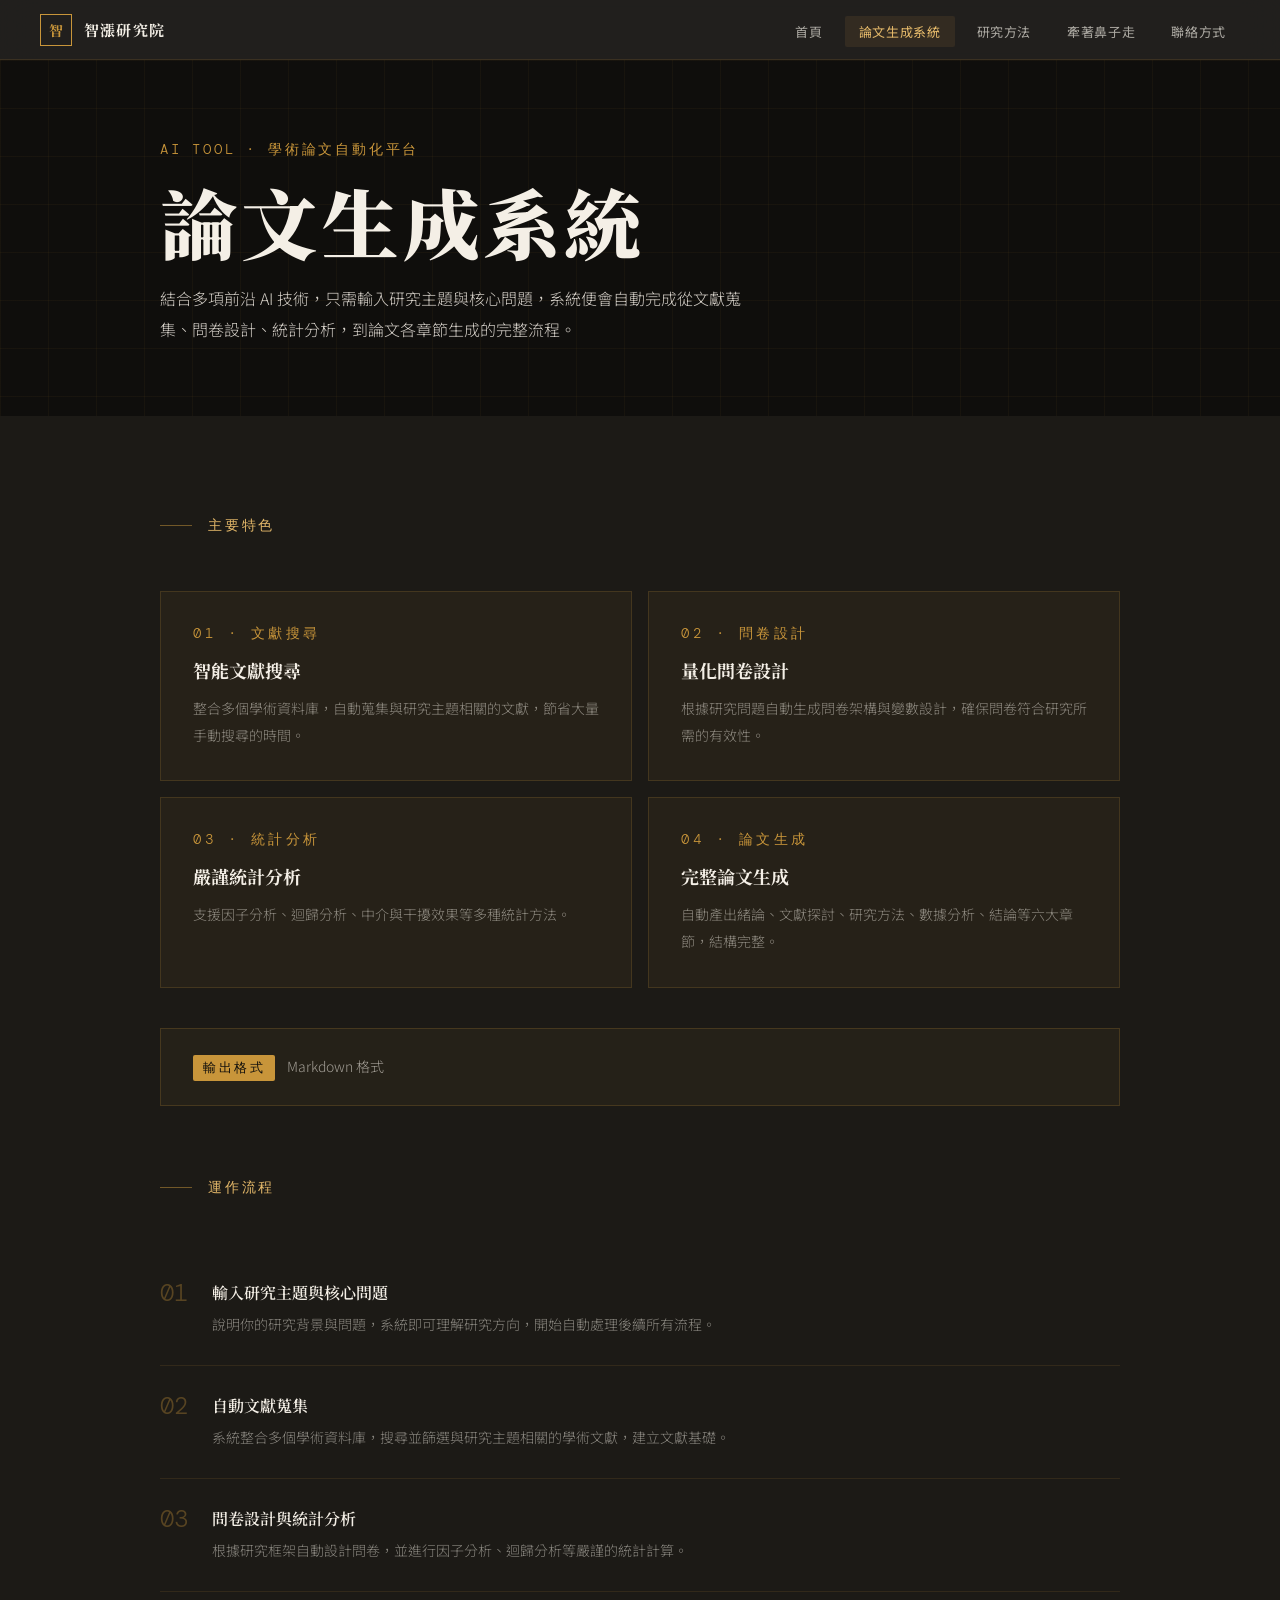
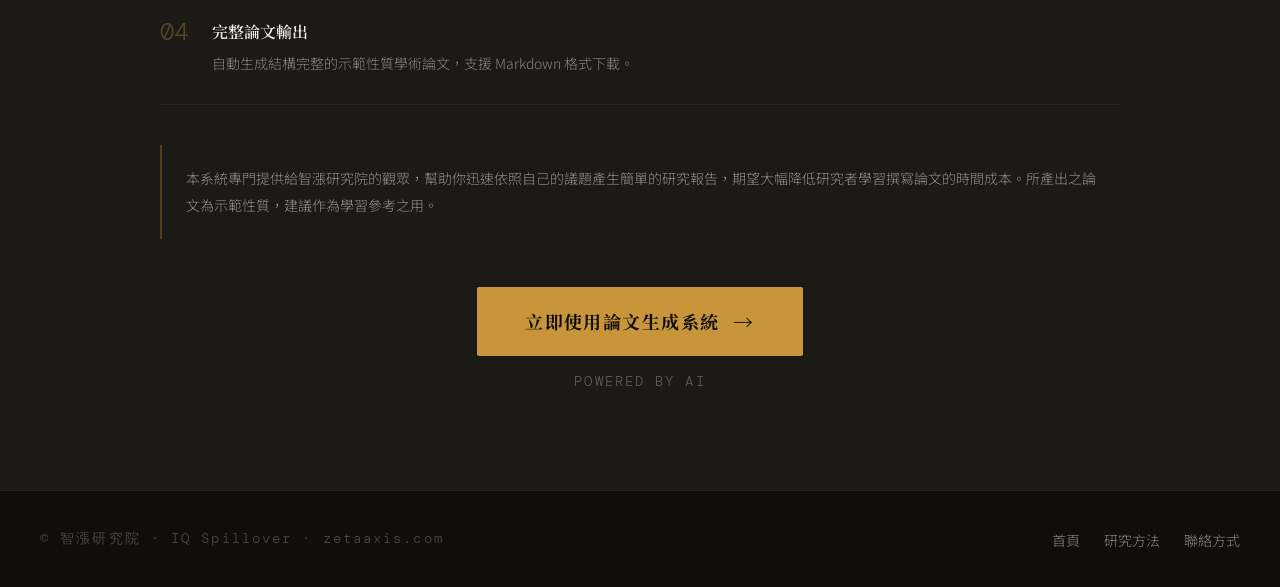
<file: thesis.html>
<!DOCTYPE html>
<html lang="zh-TW">
<head>
<meta charset="UTF-8">
<meta name="viewport" content="width=device-width, initial-scale=1.0">
<title>論文生成系統 · 智漲研究院</title>
<link rel="stylesheet" href="style.css">
<style>
  .feature-grid {
    display: grid; grid-template-columns: 1fr 1fr;
    gap: 16px; margin: 40px 0;
  }
  .feature-card {
    background: rgba(200,149,58,0.06);
    border: 1px solid rgba(200,149,58,0.18);
    padding: 32px;
  }
  .feature-card-icon {
    font-family: var(--mono); font-size: 14px;
    letter-spacing: 0.25em; color: var(--gold);
    margin-bottom: 14px;
  }
  .feature-card h3 {
    font-family: var(--serif); font-weight: 700;
    font-size: 18px; color: var(--paper);
    margin-bottom: 12px;
  }
  .feature-card p {
    font-size: 14px; line-height: 1.9;
    color: rgba(244,239,230,0.5);
  }
  .flow-steps {
    margin: 40px 0;
    counter-reset: step;
  }
  .flow-step {
    display: flex; align-items: flex-start; gap: 24px;
    padding: 28px 0; border-bottom: 1px solid rgba(200,149,58,0.12);
    counter-increment: step;
  }
  .flow-step::before {
    content: counter(step, decimal-leading-zero);
    font-family: var(--mono); font-size: 24px;
    color: rgba(200,149,58,0.35); flex-shrink: 0;
    line-height: 1;
  }
  .flow-step h4 {
    font-family: var(--serif); font-weight: 600;
    font-size: 16px; color: var(--paper);
    margin-bottom: 8px;
  }
  .flow-step p {
    font-size: 14px; line-height: 1.8;
    color: rgba(244,239,230,0.5);
  }
  .badge {
    display: inline-block;
    font-family: var(--mono); font-size: 13px;
    letter-spacing: 0.2em; color: var(--ink);
    background: var(--gold);
    padding: 4px 10px; margin-right: 8px;
    border-radius: 2px;
  }
  @media (max-width: 640px) {
    .feature-grid { grid-template-columns: 1fr; }
  }
</style>
</head>
<body>

<nav class="site-nav">
  <a href="index.html" class="nav-logo">
    <div class="nav-logo-mark">智</div>
    <span class="nav-logo-name">智漲研究院</span>
  </a>
  <ul class="nav-links" id="navLinks">
    <li><a href="index.html">首頁</a></li>
    <li><a href="thesis.html" class="active">論文生成系統</a></li>
    <li><a href="research.html">研究方法</a></li>
    <li><a href="critical.html">牽著鼻子走</a></li>
    <li><a href="contact.html">聯絡方式</a></li>
  </ul>
  <button class="nav-toggle" onclick="document.getElementById('navLinks').classList.toggle('open')" aria-label="選單">
    <span></span><span></span><span></span>
  </button>
</nav>

<div class="page-content">

  <div class="page-hero">
    <div class="page-hero-grid"></div>
    <div class="page-hero-inner">
      <span class="page-hero-tag">AI TOOL · 學術論文自動化平台</span>
      <h1>論文生成系統</h1>
      <p class="page-hero-desc">
        結合多項前沿 AI 技術，只需輸入研究主題與核心問題，系統便會自動完成從文獻蒐集、問卷設計、統計分析，到論文各章節生成的完整流程。
      </p>
    </div>
  </div>

  <section class="section section-dark">
    <div class="section-inner">

      <div class="section-tag section-tag-light"><span>主要特色</span></div>

      <div class="feature-grid">
        <div class="feature-card">
          <div class="feature-card-icon">01 · 文獻搜尋</div>
          <h3>智能文獻搜尋</h3>
          <p>整合多個學術資料庫，自動蒐集與研究主題相關的文獻，節省大量手動搜尋的時間。</p>
        </div>
        <div class="feature-card">
          <div class="feature-card-icon">02 · 問卷設計</div>
          <h3>量化問卷設計</h3>
          <p>根據研究問題自動生成問卷架構與變數設計，確保問卷符合研究所需的有效性。</p>
        </div>
        <div class="feature-card">
          <div class="feature-card-icon">03 · 統計分析</div>
          <h3>嚴謹統計分析</h3>
          <p>支援因子分析、迴歸分析、中介與干擾效果等多種統計方法。</p>
        </div>
        <div class="feature-card">
          <div class="feature-card-icon">04 · 論文生成</div>
          <h3>完整論文生成</h3>
          <p>自動產出緒論、文獻探討、研究方法、數據分析、結論等六大章節，結構完整。</p>
        </div>
      </div>

      <div style="margin-top:16px; padding:24px 32px; border:1px solid rgba(200,149,58,0.2); background:rgba(200,149,58,0.05);">
        <span class="badge">輸出格式</span>
        <span style="font-size:14px; color:rgba(244,239,230,0.6);">Markdown 格式</span>
        
      </div>

      <div class="section-tag section-tag-light" style="margin-top:72px;"><span>運作流程</span></div>

      <div class="flow-steps">
        <div class="flow-step">
          <div>
            <h4>輸入研究主題與核心問題</h4>
            <p>說明你的研究背景與問題，系統即可理解研究方向，開始自動處理後續所有流程。</p>
          </div>
        </div>
        <div class="flow-step">
          <div>
            <h4>自動文獻蒐集</h4>
            <p>系統整合多個學術資料庫，搜尋並篩選與研究主題相關的學術文獻，建立文獻基礎。</p>
          </div>
        </div>
        <div class="flow-step">
          <div>
            <h4>問卷設計與統計分析</h4>
            <p>根據研究框架自動設計問卷，並進行因子分析、迴歸分析等嚴謹的統計計算。</p>
          </div>
        </div>
        <div class="flow-step">
          <div>
            <h4>完整論文輸出</h4>
            <p>自動生成結構完整的示範性質學術論文，支援 Markdown 格式下載。</p>
          </div>
        </div>
      </div>

      <p style="font-size:14px; line-height:1.9; color:rgba(244,239,230,0.55); margin-top:32px; padding:20px 24px; border-left:2px solid rgba(200,149,58,0.3);">
        本系統專門提供給智漲研究院的觀眾，幫助你迅速依照自己的議題產生簡單的研究報告，期望大幅降低研究者學習撰寫論文的時間成本。所產出之論文為示範性質，建議作為學習參考之用。
      </p>

      <div style="margin-top: 48px; text-align: center;">
        <a href="https://paper-gen-system-ofvr232uzq-uc.a.run.app/" target="_blank" rel="noopener"
           style="display:inline-flex; align-items:center; gap:14px;
                  padding:20px 48px;
                  background: var(--gold);
                  color: var(--ink);
                  font-family: var(--serif); font-weight:700; font-size:18px;
                  letter-spacing:0.08em;
                  text-decoration:none;
                  transition: background 0.2s, transform 0.2s;
                  border-radius:2px;"
           onmouseover="this.style.background='#e5b96a'; this.style.transform='translateY(-2px)'"
           onmouseout="this.style.background='var(--gold)'; this.style.transform='translateY(0)'">
          立即使用論文生成系統
          <span style="font-size:20px;">→</span>
        </a>
        <p style="margin-top:16px; font-family:var(--mono); font-size:14px; letter-spacing:0.15em; color:rgba(244,239,230,0.3);">
          POWERED BY AI 
        </p>
      </div>

    </div>
  </section>

</div>

<footer class="site-footer">
  <span class="footer-copy">© 智漲研究院 · IQ Spillover · zetaaxis.com</span>
  <ul class="footer-links">
    <li><a href="index.html">首頁</a></li>
    <li><a href="research.html">研究方法</a></li>
    <li><a href="contact.html">聯絡方式</a></li>
  </ul>
</footer>

</body>
</html>
</file>
<file: style.css>
/* ═══════════════════════════════════════════
   智漲研究院 · Global Styles
   ═══════════════════════════════════════════ */
@import url('https://fonts.googleapis.com/css2?family=Noto+Serif+TC:wght@400;600;700;900&family=Noto+Sans+TC:wght@300;400;500&family=DM+Mono:ital@0;1&display=swap');

:root {
  --ink:        #0f0e0c;
  --ink-soft:   #1c1a16;
  --paper:      #f4efe6;
  --paper-warm: #ede7db;
  --gold:       #c8953a;
  --gold-light: #e5b96a;
  --gold-muted: rgba(200,149,58,0.2);
  --rust:       #8c3a28;
  --cream:      #faf6ef;
  --text-main:  #1c1a16;
  --text-muted: rgba(28,26,22,0.72);
  --text-light: rgba(244,239,230,0.85);
  --border:     rgba(200,149,58,0.2);
  --shadow-sm:  0 2px 12px rgba(15,14,12,0.08);
  --shadow-md:  0 8px 32px rgba(15,14,12,0.14);
  --shadow-lg:  0 20px 60px rgba(15,14,12,0.2);
  --radius:     4px;
  --serif:      'Noto Serif TC', serif;
  --sans:       'Noto Sans TC', sans-serif;
  --mono:       'DM Mono', monospace;
}

*, *::before, *::after { margin:0; padding:0; box-sizing:border-box; }

html { scroll-behavior: smooth; }

body {
  font-family: var(--sans);
  font-weight: 300;
  background: var(--paper);
  color: var(--text-main);
  -webkit-font-smoothing: antialiased;
  overflow-x: hidden;
}

/* ── NAV ── */
.site-nav {
  position: fixed; top:0; left:0; right:0; z-index:999;
  height: 60px;
  display: flex; align-items: center;
  padding: 0 40px;
  background: rgba(15,14,12,0.92);
  backdrop-filter: blur(16px);
  border-bottom: 1px solid rgba(200,149,58,0.15);
}
.nav-logo {
  display: flex; align-items: center; gap: 12px;
  text-decoration: none; margin-right: auto;
}
.nav-logo-mark {
  width: 32px; height: 32px;
  border: 1.5px solid var(--gold);
  display: flex; align-items: center; justify-content: center;
  font-family: var(--serif); font-size: 14px; font-weight: 700;
  color: var(--gold);
  letter-spacing: 0.05em;
}
.nav-logo-name {
  font-family: var(--serif); font-weight: 700;
  font-size: 15px; color: var(--paper);
  letter-spacing: 0.08em;
}
.nav-links {
  display: flex; gap: 8px; list-style: none;
}
.nav-links a {
  font-size: 13px; font-weight: 400;
  color: rgba(244,239,230,0.65);
  text-decoration: none;
  padding: 6px 14px;
  border-radius: 2px;
  letter-spacing: 0.05em;
  transition: color 0.2s, background 0.2s;
}
.nav-links a:hover,
.nav-links a.active {
  color: var(--gold-light);
  background: rgba(200,149,58,0.1);
}

/* Mobile nav */
.nav-toggle {
  display: none;
  background: none; border: none; cursor: pointer;
  flex-direction: column; gap: 5px; padding: 4px;
}
.nav-toggle span {
  display: block; width: 22px; height: 1.5px;
  background: var(--paper); transition: 0.3s;
}

/* ── PAGE WRAPPER ── */
.page-content { padding-top: 60px; }

/* ── HERO ── */
.hero {
  position: relative; min-height: 92vh;
  display: flex; flex-direction: column;
  align-items: center; justify-content: center;
  background: var(--ink);
  overflow: hidden; text-align: center;
}
.hero-grid {
  position: absolute; inset: 0; pointer-events: none;
  background-image:
    linear-gradient(rgba(200,149,58,0.06) 1px, transparent 1px),
    linear-gradient(90deg, rgba(200,149,58,0.06) 1px, transparent 1px);
  background-size: 60px 60px;
}
.hero-glow {
  position: absolute; inset: 0; pointer-events: none;
  background: radial-gradient(ellipse 70% 50% at 50% 45%, rgba(200,149,58,0.12) 0%, transparent 70%);
}
.hero-content { position: relative; z-index: 1; padding: 0 24px; }
.hero-eyebrow {
  font-family: var(--mono); font-size: 14px;
  letter-spacing: 0.25em; color: var(--gold);
  margin-bottom: 28px; opacity: 0;
  animation: slideUp 0.7s 0.1s ease forwards;
}
.hero h1 {
  font-family: var(--serif); font-weight: 900;
  font-size: clamp(3.2rem, 9vw, 8rem);
  line-height: 1; color: var(--paper);
  letter-spacing: 0.06em; margin-bottom: 28px;
  opacity: 0; animation: slideUp 0.7s 0.25s ease forwards;
}
.hero-divider {
  width: 48px; height: 2px;
  background: var(--gold);
  margin: 0 auto 28px;
  opacity: 0; animation: slideUp 0.7s 0.4s ease forwards;
}
.hero-desc {
  max-width: 560px; margin: 0 auto 40px;
  font-size: 17px; line-height: 2;
  color: rgba(244,239,230,0.88);
  opacity: 0; animation: slideUp 0.7s 0.5s ease forwards;
}
.hero-cta {
  display: inline-flex; align-items: center; gap: 10px;
  padding: 14px 32px;
  background: transparent;
  border: 1px solid rgba(200,149,58,0.5);
  color: var(--gold-light);
  font-family: var(--mono); font-size: 14px;
  letter-spacing: 0.15em; text-decoration: none;
  transition: all 0.25s;
  opacity: 0; animation: slideUp 0.7s 0.6s ease forwards;
}
.hero-cta:hover {
  background: rgba(200,149,58,0.1);
  border-color: var(--gold);
  color: var(--gold-light);
}
.hero-scroll {
  position: absolute; bottom: 32px; left: 50%;
  transform: translateX(-50%);
  display: flex; flex-direction: column; align-items: center; gap: 8px;
  color: rgba(244,239,230,0.5); font-size: 13px;
  font-family: var(--mono); letter-spacing: 0.15em;
  animation: bounce 2.5s ease-in-out infinite;
}
.hero-scroll::after {
  content: ''; width: 1px; height: 36px;
  background: linear-gradient(to bottom, rgba(200,149,58,0.5), transparent);
}

/* ── SECTION ── */
.section { padding: 100px 40px; }
.section-dark { background: var(--ink-soft); }
.section-inner { max-width: 960px; margin: 0 auto; }

.section-tag {
  display: flex; align-items: center; gap: 16px;
  margin-bottom: 56px;
}
.section-tag::before {
  content: ''; flex: 0 0 32px; height: 1px;
  background: var(--gold);
}
.section-tag span {
  font-family: var(--mono); font-size: 14px;
  letter-spacing: 0.2em; color: var(--gold);
  text-transform: uppercase;
}
.section-tag-light::before { background: rgba(200,149,58,0.5); }
.section-tag-light span { color: var(--gold-light); }

/* ── SERIES CARD ── */
.series-grid {
  display: grid; grid-template-columns: 1fr 1fr;
  gap: 20px;
}
.series-card {
  display: block; text-decoration: none;
  background: var(--cream);
  border: 1px solid rgba(200,149,58,0.12);
  padding: 40px;
  position: relative; overflow: hidden;
  transition: transform 0.3s ease, box-shadow 0.3s ease;
}
.series-card::after {
  content: '';
  position: absolute; top: 0; left: 0; right: 0;
  height: 2px; background: var(--gold);
  transform: scaleX(0); transform-origin: left;
  transition: transform 0.35s ease;
}
.series-card:hover { transform: translateY(-4px); box-shadow: var(--shadow-lg); }
.series-card:hover::after { transform: scaleX(1); }
.card-num {
  font-family: var(--mono); font-size: 14px;
  letter-spacing: 0.25em; color: var(--gold);
  margin-bottom: 16px;
}
.card-title {
  font-family: var(--serif); font-weight: 700;
  font-size: 22px; line-height: 1.4;
  color: var(--text-main); margin-bottom: 16px;
}
.card-desc {
  font-size: 15px; line-height: 1.9;
  color: var(--text-muted);
}
.card-link {
  display: inline-flex; align-items: center; gap: 8px;
  margin-top: 24px;
  font-family: var(--mono); font-size: 14px;
  letter-spacing: 0.15em; color: var(--gold);
  text-decoration: none;
}
.card-link::after { content: '→'; }
.card-link:hover { color: var(--rust); }

/* ── ACCORDION ── */
.accordion { border-top: 1px solid var(--border); }
.acc-item { border-bottom: 1px solid var(--border); }
.acc-header {
  display: flex; align-items: flex-start; gap: 20px;
  padding: 22px 0; cursor: pointer;
  transition: opacity 0.2s;
}
.acc-header:hover { opacity: 0.75; }
.acc-ep {
  font-family: var(--mono); font-size: 14px;
  letter-spacing: 0.2em; color: var(--gold);
  min-width: 52px; padding-top: 3px;
}
.acc-ep-dark { color: var(--gold-light); }
.acc-title-text {
  flex: 1; font-family: var(--serif);
  font-size: 16px; font-weight: 600; line-height: 1.6;
  color: var(--text-main);
}
.acc-title-dark { color: var(--paper); }
.acc-chevron {
  width: 24px; height: 24px; flex-shrink: 0; margin-top: 2px;
  border: 1px solid var(--border);
  border-radius: 50%;
  display: flex; align-items: center; justify-content: center;
  color: var(--gold); font-size: 9px;
  transition: transform 0.3s ease, background 0.2s;
}
.acc-item.open .acc-chevron {
  transform: rotate(180deg);
  background: var(--gold); color: var(--ink);
  border-color: var(--gold);
}
.acc-body { max-height: 0; overflow: hidden; transition: max-height 0.4s ease; }
.acc-body.open { max-height: 640px; }
.acc-inner { padding: 4px 0 28px 72px; }
.acc-note {
  font-size: 15px; line-height: 1.9;
  color: var(--text-muted); margin-bottom: 20px;
  max-width: 560px;
}
.acc-note-dark { color: rgba(244,239,230,0.65); }
.video-frame {
  width: 100%; max-width: 540px;
  aspect-ratio: 16/9; border: none;
  background: #000; border-radius: var(--radius);
}

/* ── FEATURE LIST ── */
.feature-list { list-style: none; margin: 24px 0; }
.feature-list li {
  display: flex; align-items: flex-start; gap: 16px;
  padding: 18px 0; border-bottom: 1px solid var(--border);
  font-size: 15px; line-height: 1.8; color: var(--text-muted);
}
.feature-list li::before {
  content: ''; flex-shrink: 0;
  width: 6px; height: 6px; border-radius: 50%;
  background: var(--gold); margin-top: 10px;
}
.feature-list-dark li { color: rgba(244,239,230,0.6); border-color: rgba(200,149,58,0.15); }

/* ── CONTACT ── */
.contact-block {
  background: var(--ink-soft);
  border: 1px solid rgba(200,149,58,0.2);
  padding: 48px;
}
.contact-email {
  font-family: var(--mono); font-size: 18px;
  color: var(--gold-light); letter-spacing: 0.05em;
  text-decoration: none;
  display: inline-block; margin: 24px 0;
  border-bottom: 1px solid rgba(200,149,58,0.4);
  padding-bottom: 4px;
  transition: color 0.2s;
}
.contact-email:hover { color: var(--gold); }
.example-box {
  background: rgba(200,149,58,0.06);
  border-left: 2px solid var(--gold);
  padding: 20px 24px; margin: 16px 0;
}
.example-box p {
  font-size: 14px; line-height: 1.9;
  color: rgba(244,239,230,0.55);
}
.example-box strong { color: var(--gold-light); font-weight: 500; }

/* ── PAGE HERO (inner pages) ── */
.page-hero {
  background: var(--ink);
  padding: 80px 40px 72px;
  position: relative; overflow: hidden;
}
.page-hero-grid {
  position: absolute; inset: 0;
  background-image:
    linear-gradient(rgba(200,149,58,0.05) 1px, transparent 1px),
    linear-gradient(90deg, rgba(200,149,58,0.05) 1px, transparent 1px);
  background-size: 48px 48px;
}
.page-hero-inner { max-width: 960px; margin: 0 auto; position: relative; }
.page-hero-tag {
  font-family: var(--mono); font-size: 14px;
  letter-spacing: 0.2em; color: var(--gold);
  margin-bottom: 20px; display: block;
}
.page-hero h1 {
  font-family: var(--serif); font-weight: 900;
  font-size: clamp(2.4rem, 6vw, 5rem);
  color: var(--paper); letter-spacing: 0.05em;
  line-height: 1.1; margin-bottom: 20px;
}
.page-hero-desc {
  max-width: 600px;
  font-size: 16px; line-height: 1.9;
  color: rgba(244,239,230,0.85);
}

/* ── FOOTER ── */
.site-footer {
  background: var(--ink);
  border-top: 1px solid rgba(200,149,58,0.15);
  padding: 36px 40px;
  display: flex; align-items: center; justify-content: space-between;
  flex-wrap: wrap; gap: 16px;
}
.footer-copy {
  font-family: var(--mono); font-size: 14px;
  letter-spacing: 0.15em; color: rgba(244,239,230,0.25);
}
.footer-links {
  display: flex; gap: 24px; list-style: none;
}
.footer-links a {
  font-size: 14px; color: rgba(244,239,230,0.55);
  text-decoration: none; transition: color 0.2s;
}
.footer-links a:hover { color: var(--gold-light); }

/* ── ANIMATIONS ── */
@keyframes slideUp {
  from { opacity:0; transform: translateY(20px); }
  to   { opacity:1; transform: translateY(0); }
}
@keyframes bounce {
  0%,100% { transform: translateX(-50%) translateY(0); }
  50%      { transform: translateX(-50%) translateY(8px); }
}

/* ── RESPONSIVE ── */
@media (max-width: 720px) {
  .site-nav { padding: 0 20px; }
  .nav-links { display: none; flex-direction: column;
    position: absolute; top: 60px; left: 0; right: 0;
    background: rgba(15,14,12,0.97);
    padding: 16px 20px 24px; gap: 4px;
    border-bottom: 1px solid rgba(200,149,58,0.15);
  }
  .nav-links.open { display: flex; }
  .nav-toggle { display: flex; }
  .series-grid { grid-template-columns: 1fr; }
  .section { padding: 64px 20px; }
  .page-hero { padding: 56px 20px 48px; }
  .acc-inner { padding-left: 0; }
  .contact-block { padding: 28px 24px; }
  .site-footer { flex-direction: column; text-align: center; }
}
</file>
